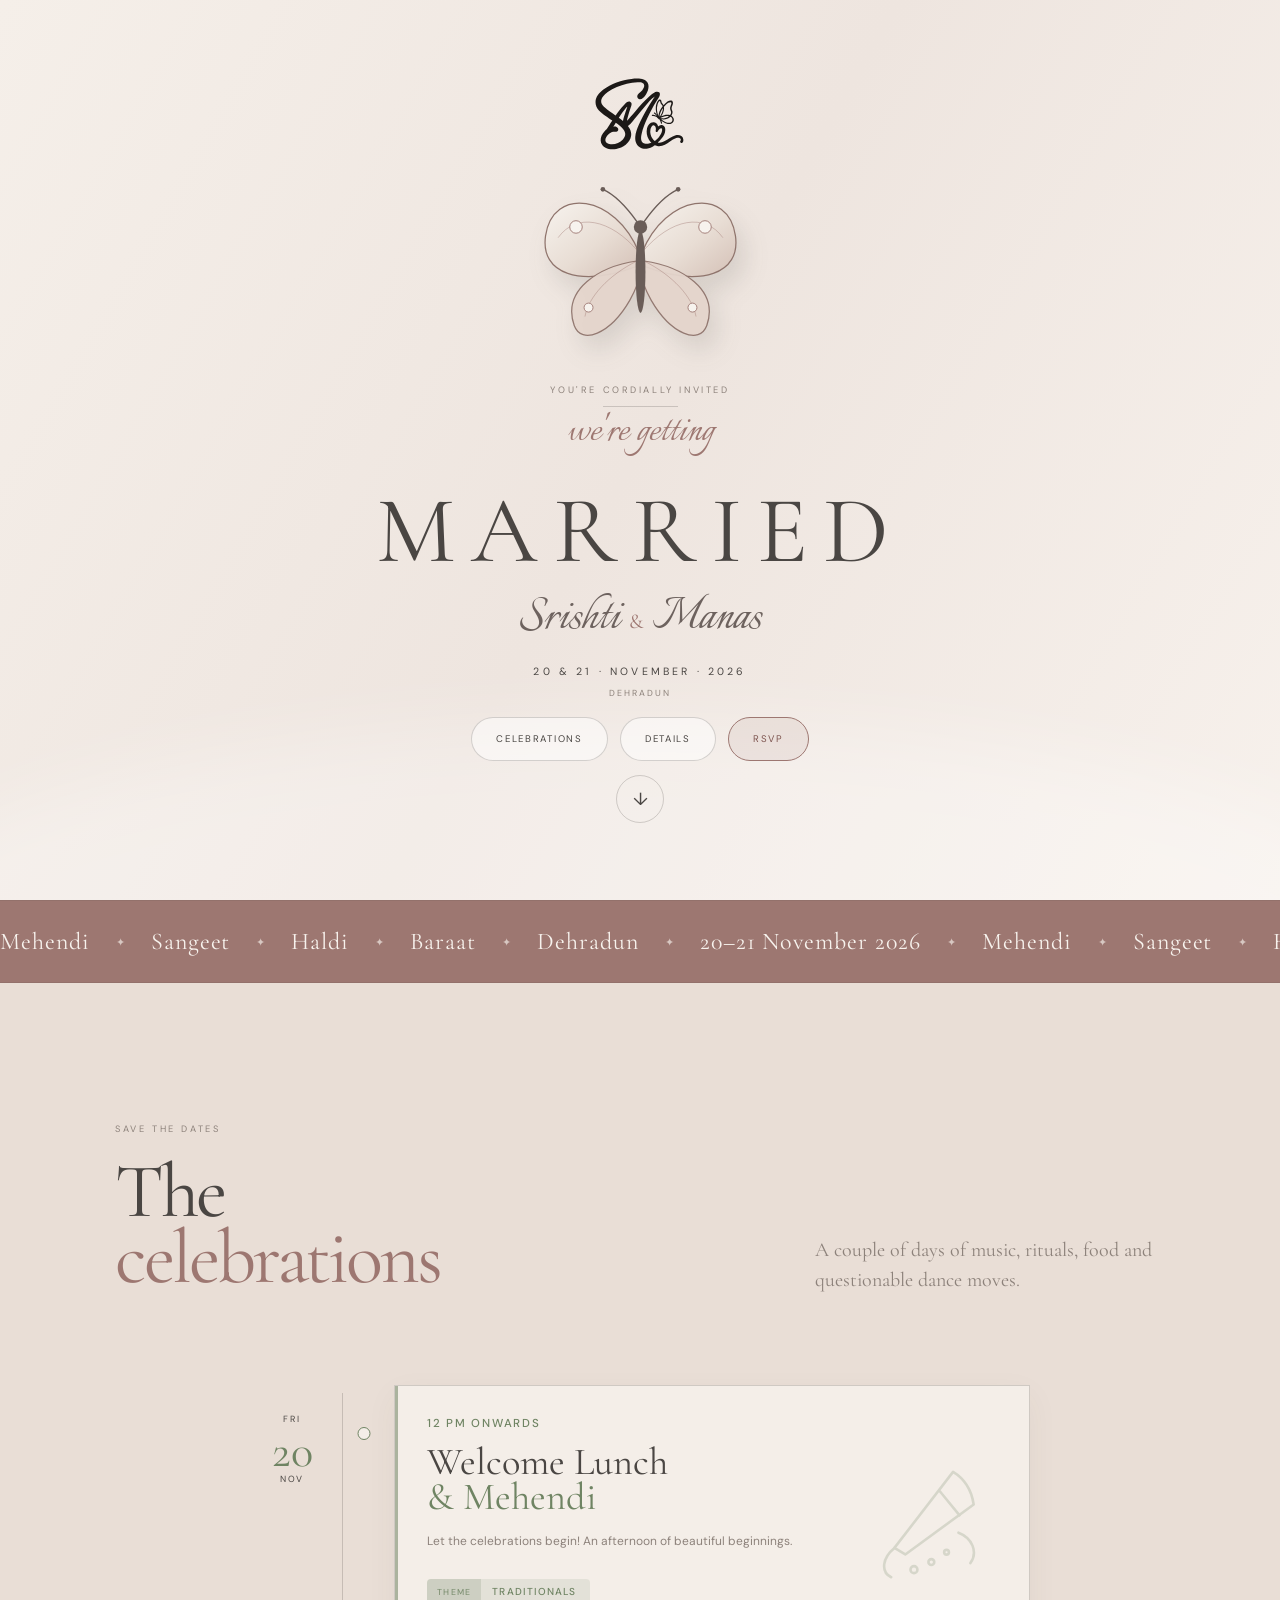
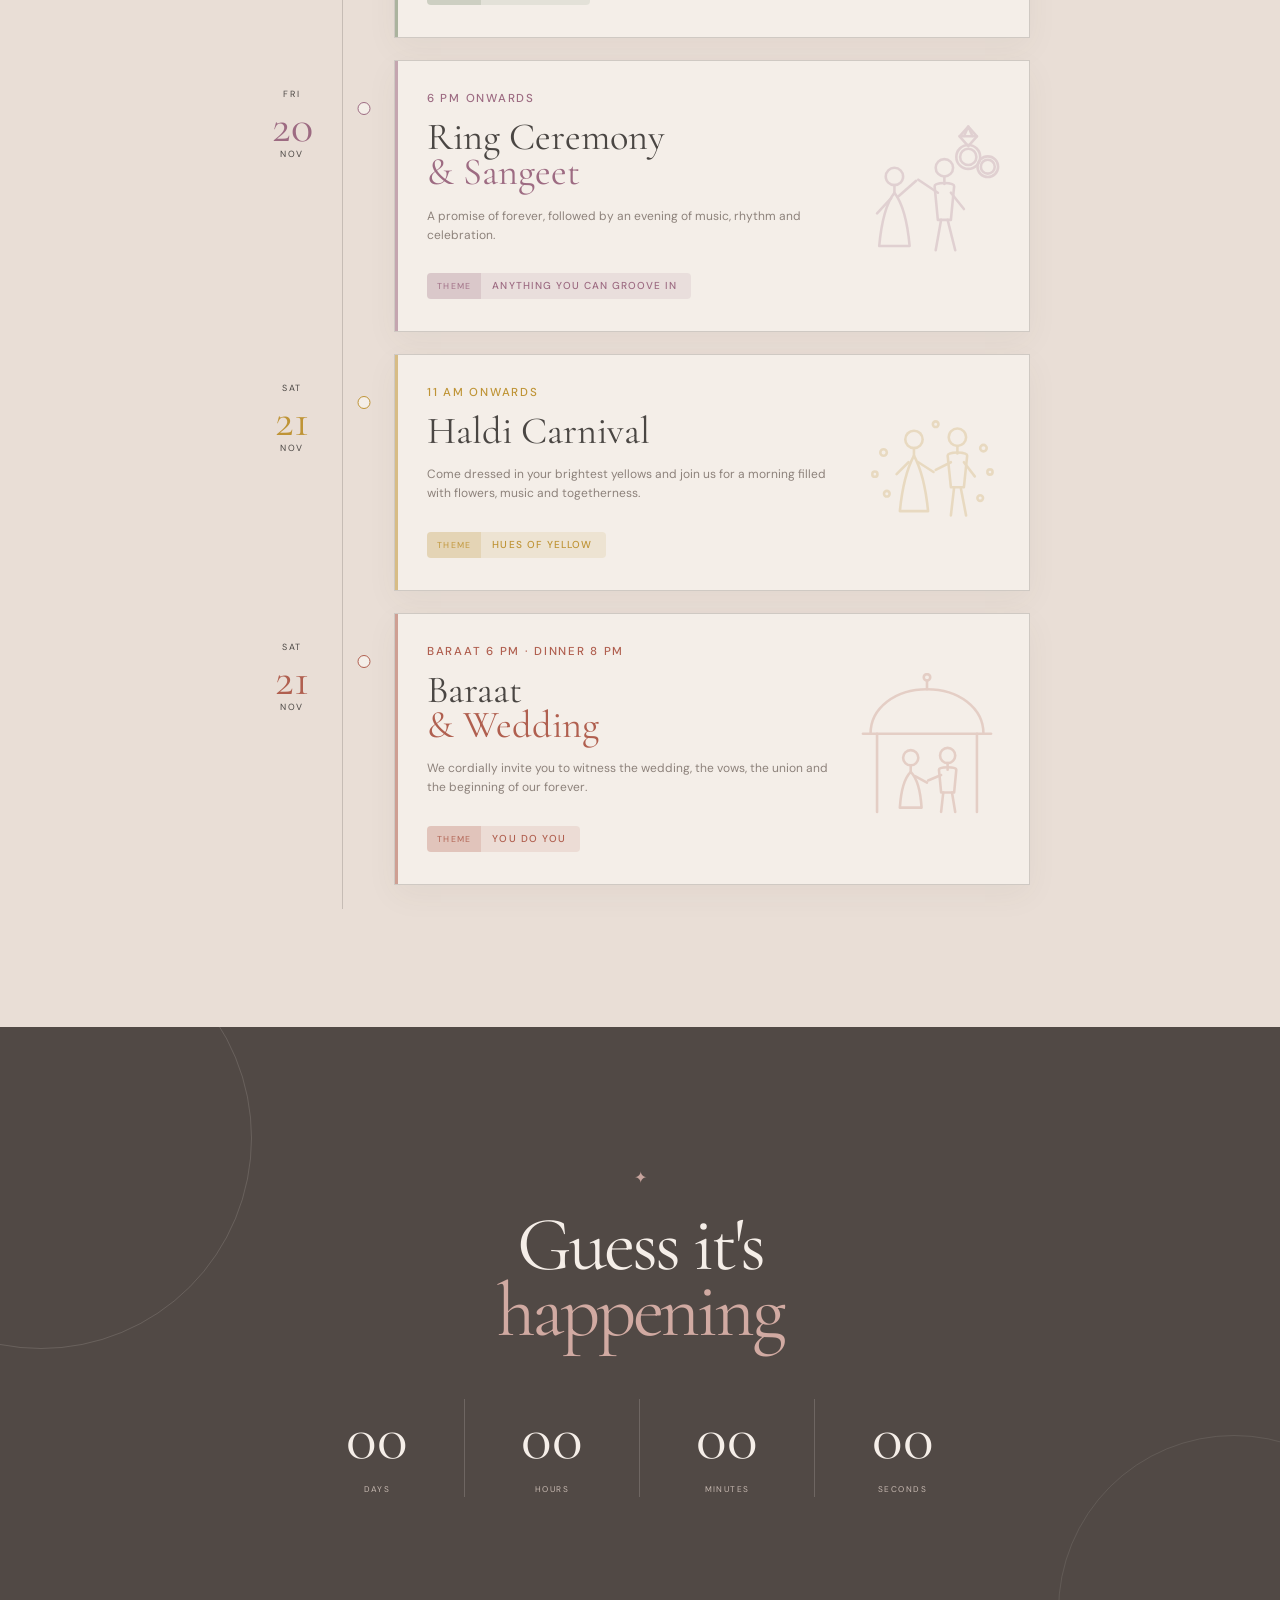
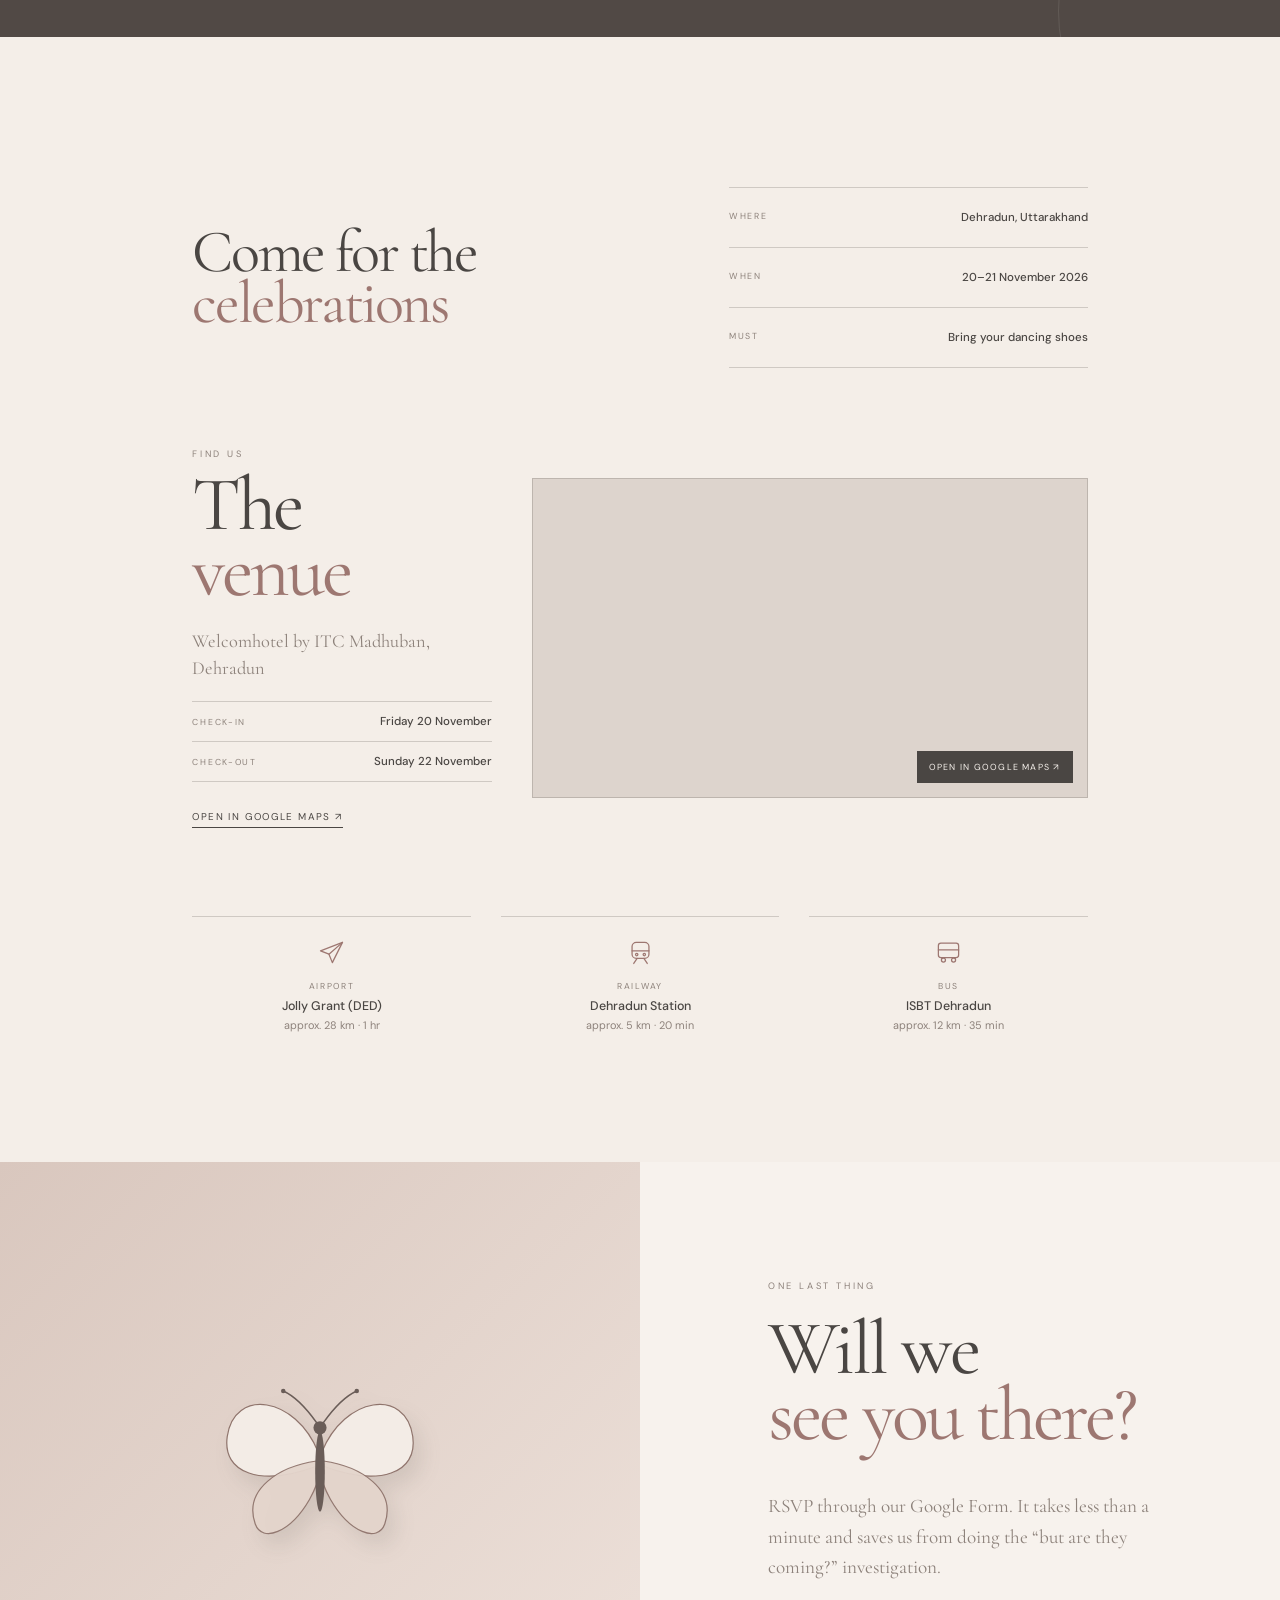
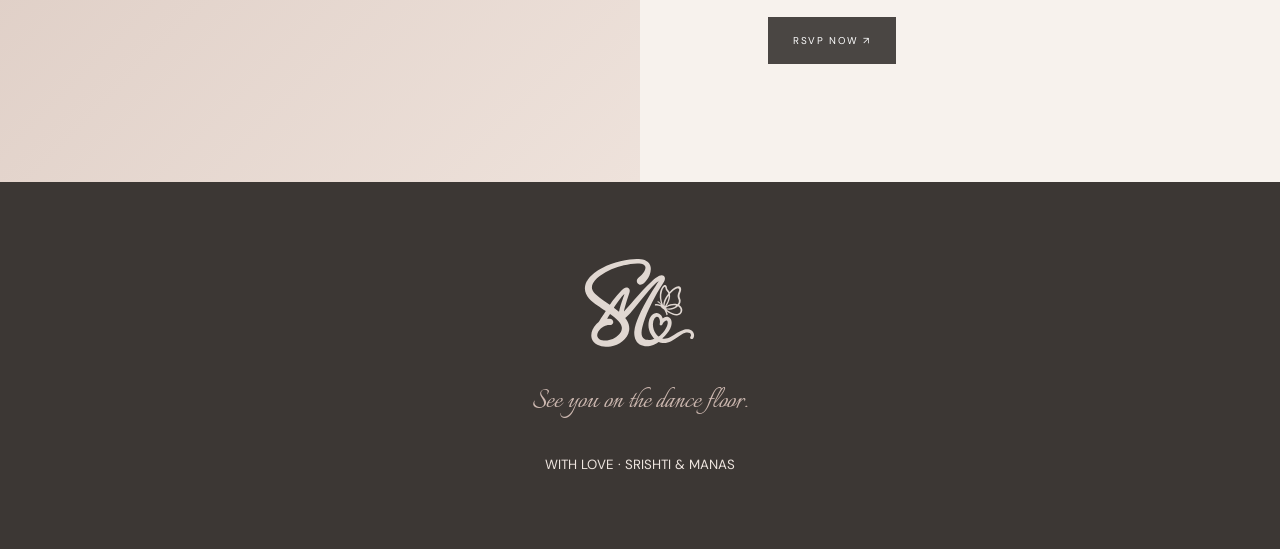
<file: index.html>
<!DOCTYPE html>
<html lang="en">
<head>
  <meta charset="UTF-8">
  <meta name="viewport" content="width=device-width, initial-scale=1.0">
  <meta name="theme-color" content="#f4eee8">
  <meta name="description" content="Srishti & Manas — wedding celebrations, November 2026">
  <title>Srishti & Manas — Wedding</title>
  <link rel="icon" href="assets/favicon.svg" type="image/svg+xml">
  <link rel="alternate icon" href="assets/sm-logo.png" type="image/png">
  <link rel="apple-touch-icon" href="assets/sm-logo.png">
  <link rel="preconnect" href="https://fonts.googleapis.com">
  <link rel="preconnect" href="https://fonts.gstatic.com" crossorigin>
  <link href="https://fonts.googleapis.com/css2?family=Cormorant+Garamond:wght@400;500;600&family=DM+Sans:wght@400;500;600&family=Italianno&display=swap" rel="stylesheet">
  <link rel="stylesheet" href="styles.css">
</head>
<body>
  <div class="preloader" id="preloader">
    <svg class="monogram-mark" viewBox="35 118 1040 845" role="img" aria-label="Srishti and Manas">
      <path class="mono-script" d="M280.5 556.79C285.02 554.09 288.41 547.35 291.49 542.97C298.35 533.23 305.36 523.56 312.55 514.07C335.91 483.23 360.21 452.51 388.15 425.63C403.57 410.79 427.5 389.37 450.26 402.27C474.42 415.96 462.26 444.82 455.36 464.78C442.83 501.04 431.04 537.45 420.92 574.46C418.38 583.74 416.06 593.07 413.8 602.42C412.55 607.6 410.32 613.06 411.5 618.2C425.22 604.9 437.54 590 450.09 575.6C469.49 553.33 488.91 531.07 508.07 508.59C557.52 450.58 608.96 393.27 665.48 341.98C686.74 322.69 709.37 302.21 735.78 290.29C749.72 284 767.22 282.02 779.04 293.46C790.54 304.59 789.58 321.51 783.63 335.17C778.04 348.01 769.87 360.03 762.24 371.73C752.36 386.89 742.47 402.3 733.56 418.06C724.44 434.2 714.57 449.89 705.63 466.15C682.89 507.51 661.86 549.59 641.76 592.28C615.77 647.47 593.07 705.17 579.34 764.71C571.18 800.07 563.32 854.36 602.73 873.74C608.93 876.8 615.7 878.14 622.5 879.12C632.14 880.5 642.1 880.56 651.78 879.45C665.18 877.92 678.03 874.51 690.56 869.5C688.88 864.7 682.61 860.3 679.18 856.29C671.7 847.53 665.26 837.97 659.48 828.03C638.24 791.47 630.58 746.92 640.28 705.64C648.81 669.34 677.85 626.95 720.5 634.13C726.55 635.15 732.44 637.66 737.69 640.8C744.02 644.59 749.71 649.43 754.24 655.26C760.57 663.4 764.24 672.44 767.5 682.12C771.91 680.35 775.59 676.69 779.78 674.3C787.21 670.06 795.99 667.53 804.54 667.47C809.43 667.43 814.11 668.05 818.72 669.71C851.8 681.63 853.48 722.29 845.42 750.86C835.71 785.27 812.79 814.6 789.08 840.59C784.49 845.61 779.79 850.68 774.88 855.39C771.12 859 766.69 862.32 763.62 866.5C787.67 874.78 816.09 864 837.61 853.11C881.29 831 919.47 796.65 967.68 784.3C1004.36 774.91 1049.76 787.31 1055.03 830.5C1056.48 842.44 1054.39 856.4 1046.2 865.72C1040.09 872.69 1028.26 874.25 1022.09 866.37C1013.17 854.96 1027.29 846.78 1026.9 835.5C1026.02 809.89 992.57 809.27 974.82 814.42C948.38 822.1 925.05 839.69 902.91 855.43C862.87 883.89 818.88 913.02 767.5 908.09C754.59 906.86 742.36 903.26 730.5 898.1C723.1 901.53 716.5 907.7 709.34 911.84C691.02 922.43 671.24 930.78 650.38 934.69C634.87 937.59 619.24 938.76 603.5 936.83C592.62 935.49 582.15 932.64 572.05 928.47C520.01 907 502.49 854.11 506.23 801.5C509.38 757.09 528.19 707.04 545.67 666.21C574.59 598.69 608.92 534.12 646.58 471.1C664.76 440.67 683.7 410.43 703.58 381.1C709.79 371.92 715.67 362.53 721.78 353.28C724.4 349.31 728.82 344.69 729.5 340C719.12 345.63 710 353.94 701.32 361.85C680.36 380.94 661.57 402.1 642.62 423.14C597.65 473.1 556.54 526.56 514.09 578.63C502.72 592.58 491.18 606.37 479.69 620.21C462.46 640.97 444.84 661.59 422.93 677.5C424.67 681.19 427.58 684.24 429.95 687.59C434.1 693.43 438.17 699.59 441.61 705.88C456.18 732.49 463.39 762.15 458.76 792.47C446.56 872.38 363.92 926.86 289.43 939.71C274.31 942.32 258.83 943.4 243.5 943.11C216.99 942.61 190.33 937.07 166.68 924.83C153.12 917.82 140.69 908.27 131.11 896.34C105.86 864.92 106.13 821.26 122.36 785.83C131.18 766.57 143.54 748.97 158.21 733.72C164.7 726.97 172.67 721.29 178.83 714.3C183.4 709.12 187.01 702.08 190.67 696.2C197.81 684.78 205.18 673.4 212.67 662.2C219.35 652.22 225.96 642.17 232.71 632.23C236.53 626.59 241.42 620.73 244.09 614.5C231.62 604.55 216.92 596.76 203.63 587.92C191.62 579.94 179.71 571.83 167.88 563.59C113.8 525.93 50.42 476.61 52.38 403.5C53.92 346.3 95.29 298.3 138.31 264.84C228.06 195.05 351.4 153.92 463.47 140.69C498.16 136.59 532.75 133.85 567.52 138.77C590.05 141.95 613.23 148.51 630.82 163.65C681.15 206.96 652.76 287.98 618.57 332.11C604.12 350.75 582.03 376.4 555.56 371.77C530.7 367.41 521.59 338.18 536.1 318.65C543.26 309 554.02 301.45 562.78 293.28C579.39 277.78 595.58 258.81 604 237.5C612.27 216.57 611.54 196.95 589.68 185.79C583.23 182.5 575.59 180.39 568.48 179.15C556.97 177.15 545.17 176.6 533.5 176.72C491.89 177.17 450.64 185.13 410.3 194.68C334.18 212.7 255.31 243.91 191.98 290.49C156.54 316.56 109.13 359.47 118.15 408.48C122.58 432.54 141.59 451.72 158.96 467.53C177.92 484.8 198.96 499.82 219.89 514.58C240 528.75 259.96 543.24 280.5 556.79Z M415.5 457C406.21 461.76 390.73 482.45 383.65 491.19C367.9 510.63 353.43 531.2 339.43 551.93C332.36 562.41 323.74 573.06 318.34 584.5C334.06 596.49 349.78 608.48 365.5 620.47C368.07 612.09 369.02 603.12 371.19 594.58C376.69 573.05 383.48 551.92 390.4 530.82C395.22 516.12 400.43 501.57 405.48 486.95C408.81 477.3 413.74 467.02 415.5 457Z M283.5 641.29C274.58 655.7 265.65 670.1 256.73 684.5C260.62 685.18 264.56 684.58 268.56 684.44C276.66 684.16 285.17 684.57 292.78 687.67C315.24 696.84 321.13 726.07 298.76 739.3C286.27 746.68 270.24 742.01 256.52 744.2C234.2 747.75 214.58 759.49 198.16 774.66C175.69 795.41 150.38 837.84 176.09 865.39C179.69 869.25 184.18 872.15 188.75 874.74C195.13 878.35 202.79 880.96 209.94 882.51C264.99 894.49 327.61 872.05 365.1 830.62C382.02 811.93 395.91 786.48 390.89 760.52C387.21 741.44 376.54 724.92 364.14 710.33C341.09 683.21 312.61 661.49 283.5 641.29Z M728.5 848.86C737.25 844.25 744.92 836.31 752.15 829.63C775.22 808.32 793.58 782.28 805.86 753.39C811.09 741.07 817.76 718.11 809.35 706.17C803.62 698.02 792.89 703.51 786.66 708.09C778.63 713.99 772.14 722.04 767 730.5C764.64 734.39 763.44 739.48 760.25 742.75C756.33 746.75 750.24 747.88 745.26 745.28C735.74 740.32 740.15 729.7 741.15 721.5C741.63 717.52 741.95 713.51 741.88 709.5C741.6 694.67 732.97 665.96 713.5 667.86C693.86 669.78 683.17 700.42 679.74 716.43C671.91 752.92 683.35 792.02 704.41 822.12C711.2 831.82 718.96 841.7 728.5 848.86Z"/>
      <g class="mono-bf"><path class="mono-butterfly" d="M829.5 439.42C835.55 435.42 840.07 428.84 845.25 423.75C862.19 407.12 891.7 382.58 917.2 387.43C931.85 390.22 937.61 404.92 936.69 418.48C935.37 437.9 922.56 454.1 921.39 473.54C920.47 488.8 930.56 500.8 932.02 515.5C933.2 527.36 930.04 539.38 924.28 549.74C922.42 553.09 919.99 555.97 918.51 559.5C930.23 568.14 940.19 577.31 944.72 591.72C955.34 625.52 930.67 653.64 897.34 655.56C874.19 656.9 850.57 647.14 831.05 635.45C824.42 631.47 818.05 627.23 811.72 622.79C809.05 620.92 806.69 618.35 803.65 617.5C806.94 625.53 811.27 633.96 812.81 642.56C813.54 646.59 812.06 651.08 807.44 651.79C803.92 652.32 800.65 650.49 799.51 647.04C798.54 644.14 798.35 640.83 797.57 637.84C795.56 630.13 792.41 622.78 788.76 615.72C787.08 612.46 783.55 603.71 780.92 601.64C778.14 599.45 774.12 598.7 771.16 596.35C768.46 594.22 766.64 590.41 763.94 588.57C761.35 586.81 758.68 586.61 756.43 584.06C754.52 581.9 754.77 579.32 753.31 577.14C751.65 574.63 745.77 572.73 743.09 571.42C733.98 566.98 723.73 563.43 713.5 563.15C710.09 563.05 706.86 563.77 703.5 563.9C698.46 564.09 694.19 560.96 694.99 555.52C696.07 548.15 705.02 548.57 710.5 548.88C720.97 549.46 731 552.65 740.5 556.98C743.84 558.51 747.01 560.66 750.5 561.57C745.86 553.1 738.35 544.54 730.38 539.08C727.47 537.09 723.77 536.49 721.01 534.48C718.34 532.53 717.58 528.76 719.54 526.05C723.01 521.26 728.69 524.61 732.07 527.45C740.86 534.83 747.47 543.08 754.5 552.06C754.8 547.98 752.43 543.46 751 539.5C748.64 532.99 746.86 526.1 745.3 519.35C740.61 499.1 739.13 478.21 740.99 457.5C743.14 433.52 750.87 407.53 765.76 388.26C772.33 379.76 784.35 371.09 795.35 377.13C807.84 383.99 804.32 401.06 809.38 412.17C811.85 417.58 816.61 420.75 820.47 425.04C824.29 429.28 827.03 434.32 829.5 439.42Z M786.5 391.2C781.37 392.14 778.08 396.59 775.09 400.65C768.4 409.73 764.14 420.73 760.8 431.42C747.21 474.92 754.03 521.23 771.5 562.59C773.92 556.07 772.89 547.65 774.29 540.64C777.58 524.19 784.16 507.53 792.47 492.96C798.09 483.1 803.97 473.35 810.67 464.19C812.74 461.35 818.58 456.32 818.56 452.7C818.52 440.57 802.36 430.47 797.08 420.4C793.06 412.72 792.84 395.18 786.5 391.2Z M902.5 552.66C912.55 544.16 917.45 527.28 914.68 514.7C911.99 502.46 905.24 494.22 904.2 480.5C902.82 462.18 910.88 446.97 916.7 430.25C919.38 422.56 921.83 407.99 910.46 406.16C903.89 405.1 896.89 407.98 890.95 410.46C874.95 417.11 860.68 429.93 848.61 442.11C845.83 444.91 835.27 454.66 834.37 457.78C833.36 461.28 835.31 474.53 835.11 479.5C834.6 492.58 831.49 506.27 827.21 518.63C823.48 529.42 819.05 539.93 813.39 549.87C810.7 554.6 804.28 562.63 803.5 567.43C834.12 551.3 868.44 542.57 902.5 552.66Z M821.5 474.94C815.37 480.76 810.73 489.76 806.61 497.12C795.73 516.49 781.62 548.41 785.5 570.82C790.15 566.53 793.34 560.55 796.74 555.26C807.31 538.85 814.79 519.52 818.97 500.5C820.74 492.43 822.81 483.14 821.5 474.94Z M890.87 565.5C886.76 561.87 871.32 561.86 865.5 562.08C839.42 563.05 816.92 573.58 794.3 585.5C798.68 589.63 813.45 590.3 819.5 590.44C845.68 591.02 870.61 581.82 890.87 565.5Z M907.5 571.24C886.5 590.95 858.15 601.58 829.5 602.63C820.54 602.96 811.89 600.62 803.09 600.5C808.67 606.96 817.31 612.38 824.46 617.02C847.78 632.13 884.99 650.68 912.49 636.99C934.34 626.12 937.15 598.66 921.34 581.18C917.6 577.05 912.79 573.03 907.5 571.24Z"/></g>
    </svg>
  </div>

  <header class="cover" id="home">
    <nav class="topbar">
      <a class="monogram" href="#home">
        <svg class="monogram-mark" viewBox="35 118 1040 845" role="img" aria-label="Srishti and Manas">
          <path class="mono-script" d="M280.5 556.79C285.02 554.09 288.41 547.35 291.49 542.97C298.35 533.23 305.36 523.56 312.55 514.07C335.91 483.23 360.21 452.51 388.15 425.63C403.57 410.79 427.5 389.37 450.26 402.27C474.42 415.96 462.26 444.82 455.36 464.78C442.83 501.04 431.04 537.45 420.92 574.46C418.38 583.74 416.06 593.07 413.8 602.42C412.55 607.6 410.32 613.06 411.5 618.2C425.22 604.9 437.54 590 450.09 575.6C469.49 553.33 488.91 531.07 508.07 508.59C557.52 450.58 608.96 393.27 665.48 341.98C686.74 322.69 709.37 302.21 735.78 290.29C749.72 284 767.22 282.02 779.04 293.46C790.54 304.59 789.58 321.51 783.63 335.17C778.04 348.01 769.87 360.03 762.24 371.73C752.36 386.89 742.47 402.3 733.56 418.06C724.44 434.2 714.57 449.89 705.63 466.15C682.89 507.51 661.86 549.59 641.76 592.28C615.77 647.47 593.07 705.17 579.34 764.71C571.18 800.07 563.32 854.36 602.73 873.74C608.93 876.8 615.7 878.14 622.5 879.12C632.14 880.5 642.1 880.56 651.78 879.45C665.18 877.92 678.03 874.51 690.56 869.5C688.88 864.7 682.61 860.3 679.18 856.29C671.7 847.53 665.26 837.97 659.48 828.03C638.24 791.47 630.58 746.92 640.28 705.64C648.81 669.34 677.85 626.95 720.5 634.13C726.55 635.15 732.44 637.66 737.69 640.8C744.02 644.59 749.71 649.43 754.24 655.26C760.57 663.4 764.24 672.44 767.5 682.12C771.91 680.35 775.59 676.69 779.78 674.3C787.21 670.06 795.99 667.53 804.54 667.47C809.43 667.43 814.11 668.05 818.72 669.71C851.8 681.63 853.48 722.29 845.42 750.86C835.71 785.27 812.79 814.6 789.08 840.59C784.49 845.61 779.79 850.68 774.88 855.39C771.12 859 766.69 862.32 763.62 866.5C787.67 874.78 816.09 864 837.61 853.11C881.29 831 919.47 796.65 967.68 784.3C1004.36 774.91 1049.76 787.31 1055.03 830.5C1056.48 842.44 1054.39 856.4 1046.2 865.72C1040.09 872.69 1028.26 874.25 1022.09 866.37C1013.17 854.96 1027.29 846.78 1026.9 835.5C1026.02 809.89 992.57 809.27 974.82 814.42C948.38 822.1 925.05 839.69 902.91 855.43C862.87 883.89 818.88 913.02 767.5 908.09C754.59 906.86 742.36 903.26 730.5 898.1C723.1 901.53 716.5 907.7 709.34 911.84C691.02 922.43 671.24 930.78 650.38 934.69C634.87 937.59 619.24 938.76 603.5 936.83C592.62 935.49 582.15 932.64 572.05 928.47C520.01 907 502.49 854.11 506.23 801.5C509.38 757.09 528.19 707.04 545.67 666.21C574.59 598.69 608.92 534.12 646.58 471.1C664.76 440.67 683.7 410.43 703.58 381.1C709.79 371.92 715.67 362.53 721.78 353.28C724.4 349.31 728.82 344.69 729.5 340C719.12 345.63 710 353.94 701.32 361.85C680.36 380.94 661.57 402.1 642.62 423.14C597.65 473.1 556.54 526.56 514.09 578.63C502.72 592.58 491.18 606.37 479.69 620.21C462.46 640.97 444.84 661.59 422.93 677.5C424.67 681.19 427.58 684.24 429.95 687.59C434.1 693.43 438.17 699.59 441.61 705.88C456.18 732.49 463.39 762.15 458.76 792.47C446.56 872.38 363.92 926.86 289.43 939.71C274.31 942.32 258.83 943.4 243.5 943.11C216.99 942.61 190.33 937.07 166.68 924.83C153.12 917.82 140.69 908.27 131.11 896.34C105.86 864.92 106.13 821.26 122.36 785.83C131.18 766.57 143.54 748.97 158.21 733.72C164.7 726.97 172.67 721.29 178.83 714.3C183.4 709.12 187.01 702.08 190.67 696.2C197.81 684.78 205.18 673.4 212.67 662.2C219.35 652.22 225.96 642.17 232.71 632.23C236.53 626.59 241.42 620.73 244.09 614.5C231.62 604.55 216.92 596.76 203.63 587.92C191.62 579.94 179.71 571.83 167.88 563.59C113.8 525.93 50.42 476.61 52.38 403.5C53.92 346.3 95.29 298.3 138.31 264.84C228.06 195.05 351.4 153.92 463.47 140.69C498.16 136.59 532.75 133.85 567.52 138.77C590.05 141.95 613.23 148.51 630.82 163.65C681.15 206.96 652.76 287.98 618.57 332.11C604.12 350.75 582.03 376.4 555.56 371.77C530.7 367.41 521.59 338.18 536.1 318.65C543.26 309 554.02 301.45 562.78 293.28C579.39 277.78 595.58 258.81 604 237.5C612.27 216.57 611.54 196.95 589.68 185.79C583.23 182.5 575.59 180.39 568.48 179.15C556.97 177.15 545.17 176.6 533.5 176.72C491.89 177.17 450.64 185.13 410.3 194.68C334.18 212.7 255.31 243.91 191.98 290.49C156.54 316.56 109.13 359.47 118.15 408.48C122.58 432.54 141.59 451.72 158.96 467.53C177.92 484.8 198.96 499.82 219.89 514.58C240 528.75 259.96 543.24 280.5 556.79Z M415.5 457C406.21 461.76 390.73 482.45 383.65 491.19C367.9 510.63 353.43 531.2 339.43 551.93C332.36 562.41 323.74 573.06 318.34 584.5C334.06 596.49 349.78 608.48 365.5 620.47C368.07 612.09 369.02 603.12 371.19 594.58C376.69 573.05 383.48 551.92 390.4 530.82C395.22 516.12 400.43 501.57 405.48 486.95C408.81 477.3 413.74 467.02 415.5 457Z M283.5 641.29C274.58 655.7 265.65 670.1 256.73 684.5C260.62 685.18 264.56 684.58 268.56 684.44C276.66 684.16 285.17 684.57 292.78 687.67C315.24 696.84 321.13 726.07 298.76 739.3C286.27 746.68 270.24 742.01 256.52 744.2C234.2 747.75 214.58 759.49 198.16 774.66C175.69 795.41 150.38 837.84 176.09 865.39C179.69 869.25 184.18 872.15 188.75 874.74C195.13 878.35 202.79 880.96 209.94 882.51C264.99 894.49 327.61 872.05 365.1 830.62C382.02 811.93 395.91 786.48 390.89 760.52C387.21 741.44 376.54 724.92 364.14 710.33C341.09 683.21 312.61 661.49 283.5 641.29Z M728.5 848.86C737.25 844.25 744.92 836.31 752.15 829.63C775.22 808.32 793.58 782.28 805.86 753.39C811.09 741.07 817.76 718.11 809.35 706.17C803.62 698.02 792.89 703.51 786.66 708.09C778.63 713.99 772.14 722.04 767 730.5C764.64 734.39 763.44 739.48 760.25 742.75C756.33 746.75 750.24 747.88 745.26 745.28C735.74 740.32 740.15 729.7 741.15 721.5C741.63 717.52 741.95 713.51 741.88 709.5C741.6 694.67 732.97 665.96 713.5 667.86C693.86 669.78 683.17 700.42 679.74 716.43C671.91 752.92 683.35 792.02 704.41 822.12C711.2 831.82 718.96 841.7 728.5 848.86Z"/>
          <g class="mono-bf"><path class="mono-butterfly" d="M829.5 439.42C835.55 435.42 840.07 428.84 845.25 423.75C862.19 407.12 891.7 382.58 917.2 387.43C931.85 390.22 937.61 404.92 936.69 418.48C935.37 437.9 922.56 454.1 921.39 473.54C920.47 488.8 930.56 500.8 932.02 515.5C933.2 527.36 930.04 539.38 924.28 549.74C922.42 553.09 919.99 555.97 918.51 559.5C930.23 568.14 940.19 577.31 944.72 591.72C955.34 625.52 930.67 653.64 897.34 655.56C874.19 656.9 850.57 647.14 831.05 635.45C824.42 631.47 818.05 627.23 811.72 622.79C809.05 620.92 806.69 618.35 803.65 617.5C806.94 625.53 811.27 633.96 812.81 642.56C813.54 646.59 812.06 651.08 807.44 651.79C803.92 652.32 800.65 650.49 799.51 647.04C798.54 644.14 798.35 640.83 797.57 637.84C795.56 630.13 792.41 622.78 788.76 615.72C787.08 612.46 783.55 603.71 780.92 601.64C778.14 599.45 774.12 598.7 771.16 596.35C768.46 594.22 766.64 590.41 763.94 588.57C761.35 586.81 758.68 586.61 756.43 584.06C754.52 581.9 754.77 579.32 753.31 577.14C751.65 574.63 745.77 572.73 743.09 571.42C733.98 566.98 723.73 563.43 713.5 563.15C710.09 563.05 706.86 563.77 703.5 563.9C698.46 564.09 694.19 560.96 694.99 555.52C696.07 548.15 705.02 548.57 710.5 548.88C720.97 549.46 731 552.65 740.5 556.98C743.84 558.51 747.01 560.66 750.5 561.57C745.86 553.1 738.35 544.54 730.38 539.08C727.47 537.09 723.77 536.49 721.01 534.48C718.34 532.53 717.58 528.76 719.54 526.05C723.01 521.26 728.69 524.61 732.07 527.45C740.86 534.83 747.47 543.08 754.5 552.06C754.8 547.98 752.43 543.46 751 539.5C748.64 532.99 746.86 526.1 745.3 519.35C740.61 499.1 739.13 478.21 740.99 457.5C743.14 433.52 750.87 407.53 765.76 388.26C772.33 379.76 784.35 371.09 795.35 377.13C807.84 383.99 804.32 401.06 809.38 412.17C811.85 417.58 816.61 420.75 820.47 425.04C824.29 429.28 827.03 434.32 829.5 439.42Z M786.5 391.2C781.37 392.14 778.08 396.59 775.09 400.65C768.4 409.73 764.14 420.73 760.8 431.42C747.21 474.92 754.03 521.23 771.5 562.59C773.92 556.07 772.89 547.65 774.29 540.64C777.58 524.19 784.16 507.53 792.47 492.96C798.09 483.1 803.97 473.35 810.67 464.19C812.74 461.35 818.58 456.32 818.56 452.7C818.52 440.57 802.36 430.47 797.08 420.4C793.06 412.72 792.84 395.18 786.5 391.2Z M902.5 552.66C912.55 544.16 917.45 527.28 914.68 514.7C911.99 502.46 905.24 494.22 904.2 480.5C902.82 462.18 910.88 446.97 916.7 430.25C919.38 422.56 921.83 407.99 910.46 406.16C903.89 405.1 896.89 407.98 890.95 410.46C874.95 417.11 860.68 429.93 848.61 442.11C845.83 444.91 835.27 454.66 834.37 457.78C833.36 461.28 835.31 474.53 835.11 479.5C834.6 492.58 831.49 506.27 827.21 518.63C823.48 529.42 819.05 539.93 813.39 549.87C810.7 554.6 804.28 562.63 803.5 567.43C834.12 551.3 868.44 542.57 902.5 552.66Z M821.5 474.94C815.37 480.76 810.73 489.76 806.61 497.12C795.73 516.49 781.62 548.41 785.5 570.82C790.15 566.53 793.34 560.55 796.74 555.26C807.31 538.85 814.79 519.52 818.97 500.5C820.74 492.43 822.81 483.14 821.5 474.94Z M890.87 565.5C886.76 561.87 871.32 561.86 865.5 562.08C839.42 563.05 816.92 573.58 794.3 585.5C798.68 589.63 813.45 590.3 819.5 590.44C845.68 591.02 870.61 581.82 890.87 565.5Z M907.5 571.24C886.5 590.95 858.15 601.58 829.5 602.63C820.54 602.96 811.89 600.62 803.09 600.5C808.67 606.96 817.31 612.38 824.46 617.02C847.78 632.13 884.99 650.68 912.49 636.99C934.34 626.12 937.15 598.66 921.34 581.18C917.6 577.05 912.79 573.03 907.5 571.24Z"/></g>
        </svg>
      </a>
    </nav>

    <div class="butterfly butterfly-main" aria-hidden="true">
      <svg viewBox="0 0 240 210" fill="none">
        <defs>
          <linearGradient id="wingGlow" x1="0" y1="0" x2="1" y2="1">
            <stop offset="0%" stop-color="#f7f3ee"/>
            <stop offset="55%" stop-color="#e8ddd4"/>
            <stop offset="100%" stop-color="#d4c0b6"/>
          </linearGradient>
          <linearGradient id="wingShade" x1="0.2" y1="0" x2="0.9" y2="1">
            <stop offset="0%" stop-color="#c9b3a8"/>
            <stop offset="100%" stop-color="#9d7771"/>
          </linearGradient>
        </defs>
        <g class="wing-left">
          <path class="wing-fill" d="M118 86C92 22 22 12 14 68c-6 42 38 58 102 34Z"/>
          <path class="wing-fill lower" d="M116 96C74 102 32 128 46 168c8 22 40 10 62-28 10-18 14-34 16-42Z"/>
          <path class="wing-vein" d="M118 86C86 48 48 42 28 70"/>
          <path class="wing-vein" d="M116 96C84 112 62 136 58 158"/>
          <circle class="wing-spot" cx="48" cy="58" r="7"/>
          <circle class="wing-spot" cx="62" cy="148" r="5"/>
        </g>
        <g class="wing-right">
          <path class="wing-fill" d="M122 86C148 22 218 12 226 68c6 42-38 58-102 34Z"/>
          <path class="wing-fill lower" d="M124 96C166 102 208 128 194 168c-8 22-40 10-62-28-10-18-14-34-16-42Z"/>
          <path class="wing-vein" d="M122 86C154 48 192 42 212 70"/>
          <path class="wing-vein" d="M124 96C156 112 178 136 182 158"/>
          <circle class="wing-spot" cx="192" cy="58" r="7"/>
          <circle class="wing-spot" cx="178" cy="148" r="5"/>
        </g>
        <ellipse class="butterfly-body" cx="120" cy="108" rx="5.5" ry="46"/>
        <circle class="butterfly-body" cx="120" cy="58" r="7.5"/>
        <path class="antenna" d="M116 52Q96 24 78 16"/>
        <path class="antenna" d="M124 52Q144 24 162 16"/>
        <circle class="antenna-tip" cx="78" cy="16" r="2.6"/>
        <circle class="antenna-tip" cx="162" cy="16" r="2.6"/>
      </svg>
    </div>

    <div class="cover-copy">
      <p class="micro">YOU'RE CORDIALLY INVITED</p>
      <div class="thin-rule"></div>
      <p class="script">we're getting</p>
      <h1>married</h1>
      <p class="names">Srishti <span>&amp;</span> Manas</p>
      <p class="date">20 &amp; 21 · NOVEMBER · 2026</p>
      <p class="place">DEHRADUN</p>
      <nav class="cover-nav">
        <a href="#events">Celebrations</a>
        <a href="#details">Details</a>
        <a class="primary" href="#rsvp">RSVP</a>
      </nav>
      <a class="round-arrow" href="#events" aria-label="Explore invitation">↓</a>
    </div>

    <div class="paper-wash"></div>
  </header>

  <main>
    <div class="ticker" aria-hidden="true">
      <div class="ticker-track">
        <span>Mehendi</span><i>✦</i><span>Sangeet</span><i>✦</i><span>Haldi</span><i>✦</i><span>Baraat</span><i>✦</i><span>Dehradun</span><i>✦</i><span>20–21 November 2026</span><i>✦</i>
        <span>Mehendi</span><i>✦</i><span>Sangeet</span><i>✦</i><span>Haldi</span><i>✦</i><span>Baraat</span><i>✦</i><span>Dehradun</span><i>✦</i><span>20–21 November 2026</span><i>✦</i>
      </div>
    </div>

    <section class="events" id="events">
      <div class="events-head">
        <div>
          <p class="micro">SAVE THE DATES</p>
          <h2>The<br><em>celebrations</em></h2>
        </div>
        <p class="events-intro">A couple of days of music, rituals, food and questionable dance moves.</p>
      </div>

      <div class="timeline">
        <article class="event-card ec-mehendi">
          <div class="event-when">
            <span class="event-day">Fri</span>
            <strong>20</strong>
            <span>Nov</span>
          </div>
          <div class="event-dot" aria-hidden="true"></div>
          <div class="event-body">
            <p class="event-time"><span class="when-inline">Fri 20 Nov</span>12 PM onwards</p>
            <h3>Welcome Lunch<br><em>&amp; Mehendi</em></h3>
            <!-- Mehendi — henna cone trailing a fresh paisley -->
            <div class="event-motif" aria-hidden="true">
              <svg viewBox="0 0 140 140">
                <path d="M40 104 94 34C104 40 111 51 113 64L50 110Z"/>
                <path d="M82 52 100 74"/>
                <path d="M40 104C29 113 27 126 37 131"/>
                <circle cx="58" cy="124" r="3.2"/>
                <circle cx="74" cy="117" r="2.7"/>
                <circle cx="88" cy="108" r="2.2"/>
                <path d="M99 90C112 95 117 108 110 118"/>
              </svg>
            </div>
            <p>Let the celebrations begin! An afternoon of beautiful beginnings.</p>
            <p class="event-theme"><span>Theme</span>Traditionals</p>
          </div>
        </article>

        <article class="event-card ec-sangeet">
          <div class="event-when">
            <span class="event-day">Fri</span>
            <strong>20</strong>
            <span>Nov</span>
          </div>
          <div class="event-dot" aria-hidden="true"></div>
          <div class="event-body">
            <p class="event-time"><span class="when-inline">Fri 20 Nov</span>6 PM onwards</p>
            <h3>Ring Ceremony<br><em>&amp; Sangeet</em></h3>
            <!-- Ring Ceremony & Sangeet — dancing couple, hands joined, and the rings -->
            <div class="event-motif" aria-hidden="true">
              <svg viewBox="0 0 140 140">
                <circle cx="40" cy="52" r="8"/>
                <path d="M40 60v7"/>
                <path d="M26 116C28 94 33 76 40 67C47 76 52 94 54 116Z"/>
                <path d="M43 71 60 56"/>
                <path d="M37 72 24 86"/>
                <circle cx="86" cy="44" r="8"/>
                <path d="M86 52v7"/>
                <path d="M77 61C77 57 95 57 95 61L92 92H80Z"/>
                <path d="M83 92 78 120M89 92 96 120"/>
                <path d="M80 67 62 55"/>
                <path d="M92 67 104 82"/>
                <circle cx="108" cy="34" r="11"/>
                <circle cx="108" cy="34" r="7.5"/>
                <path d="M108 6 116 15 108 24 100 15Z"/>
                <path d="M100 15H116M108 6 104 15M108 6 112 15"/>
                <circle cx="126" cy="43" r="9.5"/>
                <circle cx="126" cy="43" r="6.4"/>
              </svg>
            </div>
            <p>A promise of forever, followed by an evening of music, rhythm and celebration.</p>
            <p class="event-theme"><span>Theme</span>Anything you can groove in</p>
          </div>
        </article>

        <article class="event-card ec-haldi">
          <div class="event-when">
            <span class="event-day">Sat</span>
            <strong>21</strong>
            <span>Nov</span>
          </div>
          <div class="event-dot" aria-hidden="true"></div>
          <div class="event-body">
            <p class="event-time"><span class="when-inline">Sat 21 Nov</span>11 AM onwards</p>
            <h3>Haldi Carnival</h3>
            <!-- Haldi — the couple side by side, turmeric bowl at their feet -->
            <div class="event-motif" aria-hidden="true">
              <svg viewBox="0 0 140 140">
                <circle cx="58" cy="40" r="8"/>
                <path d="M58 48v7"/>
                <path d="M45 106C47 86 51 68 58 55C65 68 69 86 71 106Z"/>
                <path d="M62 61 76 70"/>
                <path d="M53 61 42 72"/>
                <circle cx="98" cy="38" r="8"/>
                <path d="M98 46v7"/>
                <path d="M89 55C89 51 107 51 107 55L104 84H92Z"/>
                <path d="M95 84 92 110M101 84 106 110"/>
                <path d="M92 61 78 68"/>
                <path d="M104 61 114 74"/>
                <circle cx="30" cy="52" r="3"/>
                <circle cx="22" cy="72" r="2.4"/>
                <circle cx="33" cy="90" r="2.6"/>
                <circle cx="122" cy="48" r="3"/>
                <circle cx="128" cy="70" r="2.4"/>
                <circle cx="119" cy="94" r="2.6"/>
                <circle cx="78" cy="26" r="2.6"/>
              </svg>
            </div>
            <p>Come dressed in your brightest yellows and join us for a morning filled with flowers, music and togetherness.</p>
            <p class="event-theme"><span>Theme</span>Hues of yellow</p>
          </div>
        </article>

        <article class="event-card ec-wedding">
          <div class="event-when">
            <span class="event-day">Sat</span>
            <strong>21</strong>
            <span>Nov</span>
          </div>
          <div class="event-dot" aria-hidden="true"></div>
          <div class="event-body">
            <p class="event-time"><span class="when-inline">Sat 21 Nov</span>Baraat 6 PM · Dinner 8 PM</p>
            <h3>Baraat<br><em>&amp; Wedding</em></h3>
            <!-- Baraat & Wedding — the couple beneath the mandap -->
            <div class="event-motif" aria-hidden="true">
              <svg viewBox="0 0 140 140">
                <path d="M18 56C18 32 41 15 70 15S122 32 122 56"/>
                <path d="M11 56H129"/>
                <path d="M70 15V7"/>
                <circle cx="70" cy="4" r="3"/>
                <path d="M24 56V128M116 56V128"/>
                <circle cx="55" cy="78" r="7"/>
                <path d="M55 85v6"/>
                <path d="M45 124C46 108 49 97 55 91C61 97 64 108 65 124Z"/>
                <path d="M59 95 70 101"/>
                <circle cx="89" cy="76" r="7"/>
                <path d="M89 83v6"/>
                <path d="M81 89C81 86 97 86 97 89L95 110H83Z"/>
                <path d="M85 110 83 128M93 110 96 128"/>
                <path d="M83 94 71 99"/>
              </svg>
            </div>
            <p>We cordially invite you to witness the wedding, the vows, the union and the beginning of our forever.</p>
            <p class="event-theme"><span>Theme</span>You do you</p>
          </div>
        </article>
      </div>
    </section>

    <section class="countdown">
      <div class="countdown-inner">
      <div class="countdown-decor">✦</div>
      <h2>Guess it's<br><em>happening</em></h2>
      <div class="timer">
        <div><strong id="days">--</strong><span>days</span></div>
        <div><strong id="hours">--</strong><span>hours</span></div>
        <div><strong id="minutes">--</strong><span>minutes</span></div>
        <div><strong id="seconds">--</strong><span>seconds</span></div>
      </div>
      </div>
    </section>

    <section class="details" id="details">
      <div class="details-left">
        <h2>Come for the<br><em>celebrations</em></h2>
      </div>
      <div class="details-right">
        <div><span>WHERE</span><b>Dehradun, Uttarakhand</b></div>
        <div><span>WHEN</span><b>20–21 November 2026</b></div>
        <div><span>MUST</span><b>Bring your dancing shoes</b></div>
      </div>
    </section>

    <section class="map-section">
      <div class="map-copy">
        <p class="micro">FIND US</p>
        <h2>The<br><em>venue</em></h2>
        <p>Welcomhotel by ITC Madhuban, Dehradun</p>
        <ul class="stay">
          <li><span>Check-in</span><b>Friday 20 November</b></li>
          <li><span>Check-out</span><b>Sunday 22 November</b></li>
        </ul>
        <a class="map-link" href="https://www.google.com/maps/search/?api=1&amp;query=Welcomhotel%20by%20ITC%20Madhuban" target="_blank" rel="noopener">Open in Google Maps ↗</a>
      </div>
      <div class="map-frame">
        <iframe
          title="Wedding venue map"
          src="https://maps.google.com/maps?q=Welcomhotel%20by%20ITC%20Madhuban%20Dehradun&z=15&output=embed"
          loading="lazy"
          referrerpolicy="no-referrer-when-downgrade"></iframe>
        <a class="map-overlay" href="https://www.google.com/maps/search/?api=1&amp;query=Welcomhotel%20by%20ITC%20Madhuban" target="_blank" rel="noopener">Open in Google Maps ↗</a>
      </div>
          <ul class="travel">
        <li>
          <svg viewBox="0 0 32 32" aria-hidden="true"><path d="M29 4 3 14l10 4 4 10z"/><path d="M29 4 13 18"/></svg>
          <span>Airport</span><b>Jolly Grant (DED)</b><em>approx. 28 km &middot; 1 hr</em>
        </li>
        <li>
          <svg viewBox="0 0 32 32" aria-hidden="true"><rect x="6" y="4" width="20" height="19" rx="5"/><path d="M6 14h20"/><circle cx="11.5" cy="18.5" r="1.4"/><circle cx="20.5" cy="18.5" r="1.4"/><path d="M12 23 8 29M20 23l4 6"/></svg>
          <span>Railway</span><b>Dehradun Station</b><em>approx. 5 km &middot; 20 min</em>
        </li>
        <li>
          <svg viewBox="0 0 32 32" aria-hidden="true"><rect x="4" y="5" width="24" height="17" rx="3"/><path d="M4 13h24"/><circle cx="10" cy="25" r="2.4"/><circle cx="22" cy="25" r="2.4"/><path d="M8 22v1M24 22v1"/></svg>
          <span>Bus</span><b>ISBT Dehradun</b><em>approx. 12 km &middot; 35 min</em>
        </li>
      </ul>
</section>

    <section class="rsvp" id="rsvp">
      <div class="rsvp-art">
        <div class="mini-butterfly" aria-hidden="true">
          <svg viewBox="0 0 240 210" fill="none">
            <g class="wing-left">
              <path class="wing-fill" d="M118 86C92 22 22 12 14 68c-6 42 38 58 102 34Z"/>
              <path class="wing-fill lower" d="M116 96C74 102 32 128 46 168c8 22 40 10 62-28 10-18 14-34 16-42Z"/>
            </g>
            <g class="wing-right">
              <path class="wing-fill" d="M122 86C148 22 218 12 226 68c6 42-38 58-102 34Z"/>
              <path class="wing-fill lower" d="M124 96C166 102 208 128 194 168c-8 22-40 10-62-28-10-18-14-34-16-42Z"/>
            </g>
            <ellipse class="butterfly-body" cx="120" cy="108" rx="5.5" ry="46"/>
            <circle class="butterfly-body" cx="120" cy="58" r="7.5"/>
            <path class="antenna" d="M116 52Q96 24 78 16"/>
            <path class="antenna" d="M124 52Q144 24 162 16"/>
            <circle class="antenna-tip" cx="78" cy="16" r="2.6"/>
            <circle class="antenna-tip" cx="162" cy="16" r="2.6"/>
          </svg>
        </div>
      </div>
      <div class="rsvp-copy">
        <p class="micro">ONE LAST THING</p>
        <h2>Will we<br><em>see you there?</em></h2>
        <p>RSVP through our Google Form. It takes less than a minute and saves us from doing the “but are they coming?” investigation.</p>
        <a id="rsvpButton" class="rsvp-button" href="#" target="_blank" rel="noopener">RSVP NOW ↗</a>
        <small id="rsvpHelp">Add your Google Form link in <b>script.js</b> to activate this button.</small>
      </div>
    </section>
  </main>

  <footer>
    <svg class="monogram-mark footer-mark" viewBox="35 118 1040 845" role="img" aria-label="Srishti and Manas">
          <path class="mono-script" d="M280.5 556.79C285.02 554.09 288.41 547.35 291.49 542.97C298.35 533.23 305.36 523.56 312.55 514.07C335.91 483.23 360.21 452.51 388.15 425.63C403.57 410.79 427.5 389.37 450.26 402.27C474.42 415.96 462.26 444.82 455.36 464.78C442.83 501.04 431.04 537.45 420.92 574.46C418.38 583.74 416.06 593.07 413.8 602.42C412.55 607.6 410.32 613.06 411.5 618.2C425.22 604.9 437.54 590 450.09 575.6C469.49 553.33 488.91 531.07 508.07 508.59C557.52 450.58 608.96 393.27 665.48 341.98C686.74 322.69 709.37 302.21 735.78 290.29C749.72 284 767.22 282.02 779.04 293.46C790.54 304.59 789.58 321.51 783.63 335.17C778.04 348.01 769.87 360.03 762.24 371.73C752.36 386.89 742.47 402.3 733.56 418.06C724.44 434.2 714.57 449.89 705.63 466.15C682.89 507.51 661.86 549.59 641.76 592.28C615.77 647.47 593.07 705.17 579.34 764.71C571.18 800.07 563.32 854.36 602.73 873.74C608.93 876.8 615.7 878.14 622.5 879.12C632.14 880.5 642.1 880.56 651.78 879.45C665.18 877.92 678.03 874.51 690.56 869.5C688.88 864.7 682.61 860.3 679.18 856.29C671.7 847.53 665.26 837.97 659.48 828.03C638.24 791.47 630.58 746.92 640.28 705.64C648.81 669.34 677.85 626.95 720.5 634.13C726.55 635.15 732.44 637.66 737.69 640.8C744.02 644.59 749.71 649.43 754.24 655.26C760.57 663.4 764.24 672.44 767.5 682.12C771.91 680.35 775.59 676.69 779.78 674.3C787.21 670.06 795.99 667.53 804.54 667.47C809.43 667.43 814.11 668.05 818.72 669.71C851.8 681.63 853.48 722.29 845.42 750.86C835.71 785.27 812.79 814.6 789.08 840.59C784.49 845.61 779.79 850.68 774.88 855.39C771.12 859 766.69 862.32 763.62 866.5C787.67 874.78 816.09 864 837.61 853.11C881.29 831 919.47 796.65 967.68 784.3C1004.36 774.91 1049.76 787.31 1055.03 830.5C1056.48 842.44 1054.39 856.4 1046.2 865.72C1040.09 872.69 1028.26 874.25 1022.09 866.37C1013.17 854.96 1027.29 846.78 1026.9 835.5C1026.02 809.89 992.57 809.27 974.82 814.42C948.38 822.1 925.05 839.69 902.91 855.43C862.87 883.89 818.88 913.02 767.5 908.09C754.59 906.86 742.36 903.26 730.5 898.1C723.1 901.53 716.5 907.7 709.34 911.84C691.02 922.43 671.24 930.78 650.38 934.69C634.87 937.59 619.24 938.76 603.5 936.83C592.62 935.49 582.15 932.64 572.05 928.47C520.01 907 502.49 854.11 506.23 801.5C509.38 757.09 528.19 707.04 545.67 666.21C574.59 598.69 608.92 534.12 646.58 471.1C664.76 440.67 683.7 410.43 703.58 381.1C709.79 371.92 715.67 362.53 721.78 353.28C724.4 349.31 728.82 344.69 729.5 340C719.12 345.63 710 353.94 701.32 361.85C680.36 380.94 661.57 402.1 642.62 423.14C597.65 473.1 556.54 526.56 514.09 578.63C502.72 592.58 491.18 606.37 479.69 620.21C462.46 640.97 444.84 661.59 422.93 677.5C424.67 681.19 427.58 684.24 429.95 687.59C434.1 693.43 438.17 699.59 441.61 705.88C456.18 732.49 463.39 762.15 458.76 792.47C446.56 872.38 363.92 926.86 289.43 939.71C274.31 942.32 258.83 943.4 243.5 943.11C216.99 942.61 190.33 937.07 166.68 924.83C153.12 917.82 140.69 908.27 131.11 896.34C105.86 864.92 106.13 821.26 122.36 785.83C131.18 766.57 143.54 748.97 158.21 733.72C164.7 726.97 172.67 721.29 178.83 714.3C183.4 709.12 187.01 702.08 190.67 696.2C197.81 684.78 205.18 673.4 212.67 662.2C219.35 652.22 225.96 642.17 232.71 632.23C236.53 626.59 241.42 620.73 244.09 614.5C231.62 604.55 216.92 596.76 203.63 587.92C191.62 579.94 179.71 571.83 167.88 563.59C113.8 525.93 50.42 476.61 52.38 403.5C53.92 346.3 95.29 298.3 138.31 264.84C228.06 195.05 351.4 153.92 463.47 140.69C498.16 136.59 532.75 133.85 567.52 138.77C590.05 141.95 613.23 148.51 630.82 163.65C681.15 206.96 652.76 287.98 618.57 332.11C604.12 350.75 582.03 376.4 555.56 371.77C530.7 367.41 521.59 338.18 536.1 318.65C543.26 309 554.02 301.45 562.78 293.28C579.39 277.78 595.58 258.81 604 237.5C612.27 216.57 611.54 196.95 589.68 185.79C583.23 182.5 575.59 180.39 568.48 179.15C556.97 177.15 545.17 176.6 533.5 176.72C491.89 177.17 450.64 185.13 410.3 194.68C334.18 212.7 255.31 243.91 191.98 290.49C156.54 316.56 109.13 359.47 118.15 408.48C122.58 432.54 141.59 451.72 158.96 467.53C177.92 484.8 198.96 499.82 219.89 514.58C240 528.75 259.96 543.24 280.5 556.79Z M415.5 457C406.21 461.76 390.73 482.45 383.65 491.19C367.9 510.63 353.43 531.2 339.43 551.93C332.36 562.41 323.74 573.06 318.34 584.5C334.06 596.49 349.78 608.48 365.5 620.47C368.07 612.09 369.02 603.12 371.19 594.58C376.69 573.05 383.48 551.92 390.4 530.82C395.22 516.12 400.43 501.57 405.48 486.95C408.81 477.3 413.74 467.02 415.5 457Z M283.5 641.29C274.58 655.7 265.65 670.1 256.73 684.5C260.62 685.18 264.56 684.58 268.56 684.44C276.66 684.16 285.17 684.57 292.78 687.67C315.24 696.84 321.13 726.07 298.76 739.3C286.27 746.68 270.24 742.01 256.52 744.2C234.2 747.75 214.58 759.49 198.16 774.66C175.69 795.41 150.38 837.84 176.09 865.39C179.69 869.25 184.18 872.15 188.75 874.74C195.13 878.35 202.79 880.96 209.94 882.51C264.99 894.49 327.61 872.05 365.1 830.62C382.02 811.93 395.91 786.48 390.89 760.52C387.21 741.44 376.54 724.92 364.14 710.33C341.09 683.21 312.61 661.49 283.5 641.29Z M728.5 848.86C737.25 844.25 744.92 836.31 752.15 829.63C775.22 808.32 793.58 782.28 805.86 753.39C811.09 741.07 817.76 718.11 809.35 706.17C803.62 698.02 792.89 703.51 786.66 708.09C778.63 713.99 772.14 722.04 767 730.5C764.64 734.39 763.44 739.48 760.25 742.75C756.33 746.75 750.24 747.88 745.26 745.28C735.74 740.32 740.15 729.7 741.15 721.5C741.63 717.52 741.95 713.51 741.88 709.5C741.6 694.67 732.97 665.96 713.5 667.86C693.86 669.78 683.17 700.42 679.74 716.43C671.91 752.92 683.35 792.02 704.41 822.12C711.2 831.82 718.96 841.7 728.5 848.86Z"/>
          <g class="mono-bf"><path class="mono-butterfly" d="M829.5 439.42C835.55 435.42 840.07 428.84 845.25 423.75C862.19 407.12 891.7 382.58 917.2 387.43C931.85 390.22 937.61 404.92 936.69 418.48C935.37 437.9 922.56 454.1 921.39 473.54C920.47 488.8 930.56 500.8 932.02 515.5C933.2 527.36 930.04 539.38 924.28 549.74C922.42 553.09 919.99 555.97 918.51 559.5C930.23 568.14 940.19 577.31 944.72 591.72C955.34 625.52 930.67 653.64 897.34 655.56C874.19 656.9 850.57 647.14 831.05 635.45C824.42 631.47 818.05 627.23 811.72 622.79C809.05 620.92 806.69 618.35 803.65 617.5C806.94 625.53 811.27 633.96 812.81 642.56C813.54 646.59 812.06 651.08 807.44 651.79C803.92 652.32 800.65 650.49 799.51 647.04C798.54 644.14 798.35 640.83 797.57 637.84C795.56 630.13 792.41 622.78 788.76 615.72C787.08 612.46 783.55 603.71 780.92 601.64C778.14 599.45 774.12 598.7 771.16 596.35C768.46 594.22 766.64 590.41 763.94 588.57C761.35 586.81 758.68 586.61 756.43 584.06C754.52 581.9 754.77 579.32 753.31 577.14C751.65 574.63 745.77 572.73 743.09 571.42C733.98 566.98 723.73 563.43 713.5 563.15C710.09 563.05 706.86 563.77 703.5 563.9C698.46 564.09 694.19 560.96 694.99 555.52C696.07 548.15 705.02 548.57 710.5 548.88C720.97 549.46 731 552.65 740.5 556.98C743.84 558.51 747.01 560.66 750.5 561.57C745.86 553.1 738.35 544.54 730.38 539.08C727.47 537.09 723.77 536.49 721.01 534.48C718.34 532.53 717.58 528.76 719.54 526.05C723.01 521.26 728.69 524.61 732.07 527.45C740.86 534.83 747.47 543.08 754.5 552.06C754.8 547.98 752.43 543.46 751 539.5C748.64 532.99 746.86 526.1 745.3 519.35C740.61 499.1 739.13 478.21 740.99 457.5C743.14 433.52 750.87 407.53 765.76 388.26C772.33 379.76 784.35 371.09 795.35 377.13C807.84 383.99 804.32 401.06 809.38 412.17C811.85 417.58 816.61 420.75 820.47 425.04C824.29 429.28 827.03 434.32 829.5 439.42Z M786.5 391.2C781.37 392.14 778.08 396.59 775.09 400.65C768.4 409.73 764.14 420.73 760.8 431.42C747.21 474.92 754.03 521.23 771.5 562.59C773.92 556.07 772.89 547.65 774.29 540.64C777.58 524.19 784.16 507.53 792.47 492.96C798.09 483.1 803.97 473.35 810.67 464.19C812.74 461.35 818.58 456.32 818.56 452.7C818.52 440.57 802.36 430.47 797.08 420.4C793.06 412.72 792.84 395.18 786.5 391.2Z M902.5 552.66C912.55 544.16 917.45 527.28 914.68 514.7C911.99 502.46 905.24 494.22 904.2 480.5C902.82 462.18 910.88 446.97 916.7 430.25C919.38 422.56 921.83 407.99 910.46 406.16C903.89 405.1 896.89 407.98 890.95 410.46C874.95 417.11 860.68 429.93 848.61 442.11C845.83 444.91 835.27 454.66 834.37 457.78C833.36 461.28 835.31 474.53 835.11 479.5C834.6 492.58 831.49 506.27 827.21 518.63C823.48 529.42 819.05 539.93 813.39 549.87C810.7 554.6 804.28 562.63 803.5 567.43C834.12 551.3 868.44 542.57 902.5 552.66Z M821.5 474.94C815.37 480.76 810.73 489.76 806.61 497.12C795.73 516.49 781.62 548.41 785.5 570.82C790.15 566.53 793.34 560.55 796.74 555.26C807.31 538.85 814.79 519.52 818.97 500.5C820.74 492.43 822.81 483.14 821.5 474.94Z M890.87 565.5C886.76 561.87 871.32 561.86 865.5 562.08C839.42 563.05 816.92 573.58 794.3 585.5C798.68 589.63 813.45 590.3 819.5 590.44C845.68 591.02 870.61 581.82 890.87 565.5Z M907.5 571.24C886.5 590.95 858.15 601.58 829.5 602.63C820.54 602.96 811.89 600.62 803.09 600.5C808.67 606.96 817.31 612.38 824.46 617.02C847.78 632.13 884.99 650.68 912.49 636.99C934.34 626.12 937.15 598.66 921.34 581.18C917.6 577.05 912.79 573.03 907.5 571.24Z"/></g>
        </svg>
    <p>See you on the dance floor.</p>
    <small>WITH LOVE · SRISHTI &amp; MANAS</small>
  </footer>

  <script src="script.js"></script>
</body>
</html>
</file>
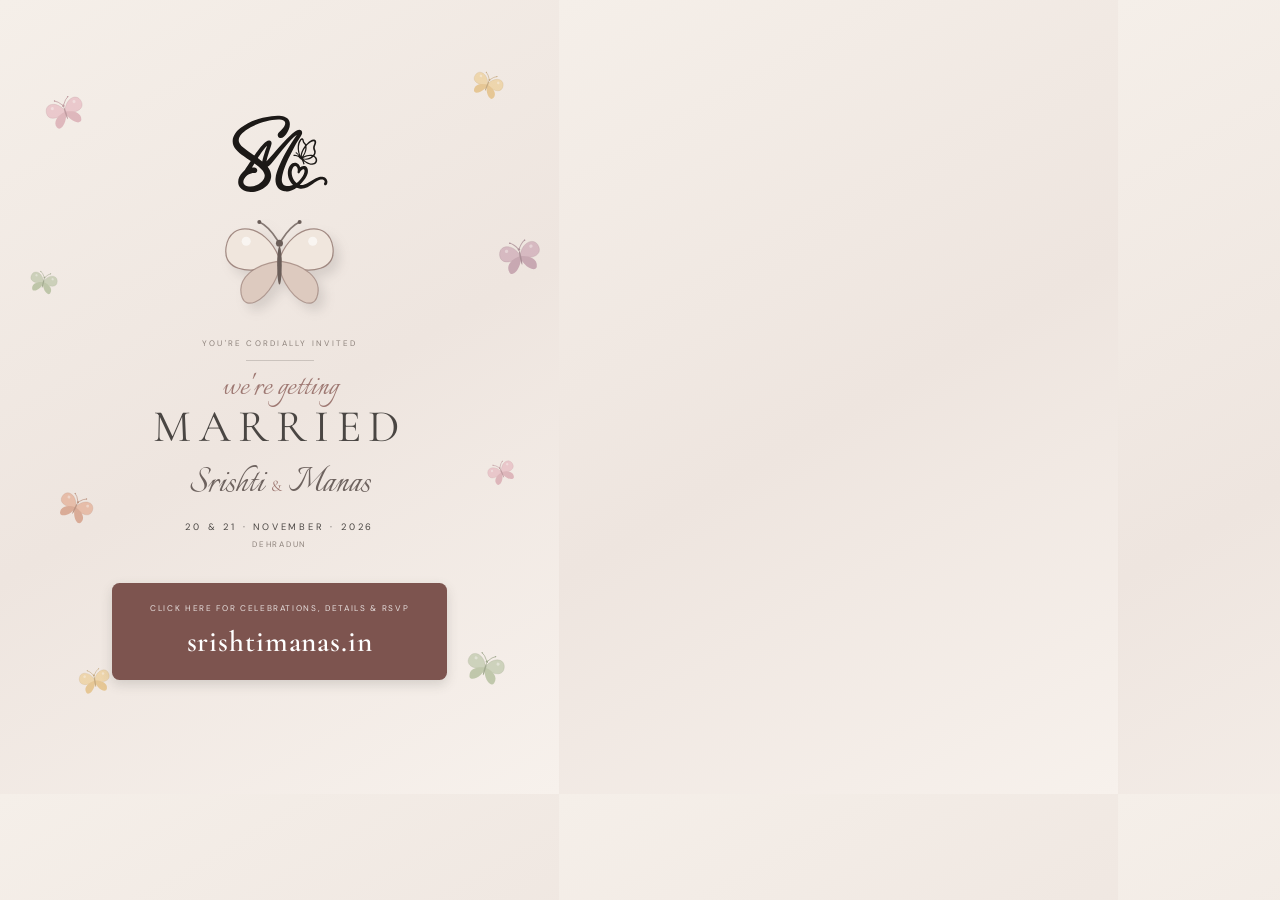
<file: invite-card.html>
<!DOCTYPE html>
<html lang="en">
<head>
<meta charset="UTF-8">
<title>Srishti &amp; Manas — Invitation</title>
<link rel="preconnect" href="https://fonts.googleapis.com">
<link rel="preconnect" href="https://fonts.gstatic.com" crossorigin>
<link href="https://fonts.googleapis.com/css2?family=Cormorant+Garamond:wght@400;500;600&family=DM+Sans:wght@400;500;600&family=Italianno&display=swap" rel="stylesheet">
<style>
  @page { size: 148mm 210mm; margin: 0; }
  *{box-sizing:border-box;margin:0;padding:0}
  :root{--ink:#4a4643;--muted:#8d827b;--accent:#9d7771;--line:rgba(74,70,67,.22);
    --serif:"Cormorant Garamond",Georgia,serif;--sans:"DM Sans",Arial,sans-serif;--script:"Italianno",cursive}
  html,body{width:148mm;height:210mm}
  body{position:relative;overflow:hidden;font-family:var(--sans);color:var(--ink);
    background:linear-gradient(150deg,#f5efe9,#eee5df 52%,#f7f1ec);
    -webkit-print-color-adjust:exact;print-color-adjust:exact}
  .flit{position:absolute;transform:rotate(var(--r));opacity:.5}
  .flit svg{width:100%;height:auto;display:block}
  .w1{fill:var(--w1);stroke:var(--wd);stroke-width:3;stroke-opacity:.5}
  .w2{fill:var(--w2)} .sp{fill:#fff;opacity:.45}
  .bd{fill:var(--wd)} .an{stroke:var(--wd);stroke-width:5;fill:none;stroke-linecap:round;opacity:.8}
  .card{position:relative;z-index:2;height:100%;display:flex;flex-direction:column;
    align-items:center;justify-content:center;text-align:center;padding:14mm 16mm}
  .mark{width:26mm;height:auto;display:block;margin-bottom:5mm}
  .mark path{fill:#1c1917}
  .hero{width:32mm;height:auto;display:block;margin-bottom:4mm}
  .hero svg{filter:drop-shadow(1.6mm 2mm 1.4mm rgba(74,70,67,.15))}
  .hero .w1{fill:#f0e6dd;stroke:#8f746c;stroke-width:2.4;stroke-opacity:.8}
  .hero .w2{fill:#ddcabf;stroke:#8f746c;stroke-width:2.4;stroke-opacity:.6}
  .hero .bd{fill:#6a5d58}
  .hero .an{stroke:#6a5d58;stroke-width:3.4} .hero .sp{fill:#fff;opacity:.6}
  .micro{font-size:6pt;letter-spacing:.28em;text-transform:uppercase;color:var(--muted)}
  .rule{width:18mm;height:1px;background:var(--line);margin:3mm auto}
  .script{font-family:var(--script);font-size:26pt;line-height:.7;color:var(--accent);margin-top:1mm}
  h1{font-family:var(--serif);font-weight:400;text-transform:uppercase;letter-spacing:.16em;
    font-size:34pt;line-height:.85;margin:2mm 0 3mm}
  .names{font-family:var(--script);font-size:31pt;color:#6d625e;margin-bottom:3mm}
  .names i{font-family:var(--serif);font-style:normal;font-size:12pt;color:var(--accent)}
  .date{font-size:7pt;letter-spacing:.3em}
  .place{font-size:6pt;letter-spacing:.22em;color:var(--muted);margin-top:1.5mm}
  .cta{display:block;margin-top:9mm;padding:5.5mm 10mm;text-decoration:none;text-align:center;
    border-radius:2mm;background:#7d544f;box-shadow:0 1.2mm 3mm rgba(74,70,67,.18)}
  .cta span{display:block;font-size:6.2pt;letter-spacing:.2em;text-transform:uppercase;
    color:rgba(255,255,255,.82)}
  .cta b{display:block;margin-top:2.6mm;font-family:var(--serif);font-size:22pt;font-weight:600;
    letter-spacing:.03em;color:#fff}
</style>
</head>
<body>
  <div class="flit" style="left:8%;top:12%;width:11mm;--r:-18deg;--w1:#e3a6b3;--w2:#cb8493;--wd:#8d4c5b"><svg viewBox="0 0 240 210" fill="none">
      <g><path class="w1" d="M118 86C92 22 22 12 14 68c-6 42 38 58 102 34Z"/>
      <path class="w2" d="M116 96C74 102 32 128 46 168c8 22 40 10 62-28 10-18 14-34 16-42Z"/>
      <circle class="sp" cx="54" cy="56" r="9"/></g>
      <g><path class="w1" d="M122 86C148 22 218 12 226 68c6 42-38 58-102 34Z"/>
      <path class="w2" d="M124 96C166 102 208 128 194 168c-8 22-40 10-62-28-10-18-14-34-16-42Z"/>
      <circle class="sp" cx="186" cy="56" r="9"/></g>
      <ellipse class="bd" cx="120" cy="104" rx="4.5" ry="38"/>
      <circle class="bd" cx="120" cy="60" r="7"/>
      <path class="an" d="M116 54Q98 26 80 18"/><path class="an" d="M124 54Q142 26 160 18"/>
      <circle class="bd" cx="80" cy="18" r="4"/><circle class="bd" cx="160" cy="18" r="4"/>
    </svg></div>
  <div class="flit" style="left:84%;top:9%;width:9mm;--r:22deg;--w1:#ecc478;--w2:#dca64a;--wd:#9a6c1f"><svg viewBox="0 0 240 210" fill="none">
      <g><path class="w1" d="M118 86C92 22 22 12 14 68c-6 42 38 58 102 34Z"/>
      <path class="w2" d="M116 96C74 102 32 128 46 168c8 22 40 10 62-28 10-18 14-34 16-42Z"/>
      <circle class="sp" cx="54" cy="56" r="9"/></g>
      <g><path class="w1" d="M122 86C148 22 218 12 226 68c6 42-38 58-102 34Z"/>
      <path class="w2" d="M124 96C166 102 208 128 194 168c-8 22-40 10-62-28-10-18-14-34-16-42Z"/>
      <circle class="sp" cx="186" cy="56" r="9"/></g>
      <ellipse class="bd" cx="120" cy="104" rx="4.5" ry="38"/>
      <circle class="bd" cx="120" cy="60" r="7"/>
      <path class="an" d="M116 54Q98 26 80 18"/><path class="an" d="M124 54Q142 26 160 18"/>
      <circle class="bd" cx="80" cy="18" r="4"/><circle class="bd" cx="160" cy="18" r="4"/>
    </svg></div>
  <div class="flit" style="left:5%;top:34%;width:8mm;--r:14deg;--w1:#a8b891;--w2:#8da370;--wd:#546a3c"><svg viewBox="0 0 240 210" fill="none">
      <g><path class="w1" d="M118 86C92 22 22 12 14 68c-6 42 38 58 102 34Z"/>
      <path class="w2" d="M116 96C74 102 32 128 46 168c8 22 40 10 62-28 10-18 14-34 16-42Z"/>
      <circle class="sp" cx="54" cy="56" r="9"/></g>
      <g><path class="w1" d="M122 86C148 22 218 12 226 68c6 42-38 58-102 34Z"/>
      <path class="w2" d="M124 96C166 102 208 128 194 168c-8 22-40 10-62-28-10-18-14-34-16-42Z"/>
      <circle class="sp" cx="186" cy="56" r="9"/></g>
      <ellipse class="bd" cx="120" cy="104" rx="4.5" ry="38"/>
      <circle class="bd" cx="120" cy="60" r="7"/>
      <path class="an" d="M116 54Q98 26 80 18"/><path class="an" d="M124 54Q142 26 160 18"/>
      <circle class="bd" cx="80" cy="18" r="4"/><circle class="bd" cx="160" cy="18" r="4"/>
    </svg></div>
  <div class="flit" style="left:89%;top:30%;width:12mm;--r:-12deg;--w1:#c08fa4;--w2:#a36d86;--wd:#6b3e52"><svg viewBox="0 0 240 210" fill="none">
      <g><path class="w1" d="M118 86C92 22 22 12 14 68c-6 42 38 58 102 34Z"/>
      <path class="w2" d="M116 96C74 102 32 128 46 168c8 22 40 10 62-28 10-18 14-34 16-42Z"/>
      <circle class="sp" cx="54" cy="56" r="9"/></g>
      <g><path class="w1" d="M122 86C148 22 218 12 226 68c6 42-38 58-102 34Z"/>
      <path class="w2" d="M124 96C166 102 208 128 194 168c-8 22-40 10-62-28-10-18-14-34-16-42Z"/>
      <circle class="sp" cx="186" cy="56" r="9"/></g>
      <ellipse class="bd" cx="120" cy="104" rx="4.5" ry="38"/>
      <circle class="bd" cx="120" cy="60" r="7"/>
      <path class="an" d="M116 54Q98 26 80 18"/><path class="an" d="M124 54Q142 26 160 18"/>
      <circle class="bd" cx="80" cy="18" r="4"/><circle class="bd" cx="160" cy="18" r="4"/>
    </svg></div>
  <div class="flit" style="left:10%;top:62%;width:10mm;--r:26deg;--w1:#e09674;--w2:#c67351;--wd:#8c4527"><svg viewBox="0 0 240 210" fill="none">
      <g><path class="w1" d="M118 86C92 22 22 12 14 68c-6 42 38 58 102 34Z"/>
      <path class="w2" d="M116 96C74 102 32 128 46 168c8 22 40 10 62-28 10-18 14-34 16-42Z"/>
      <circle class="sp" cx="54" cy="56" r="9"/></g>
      <g><path class="w1" d="M122 86C148 22 218 12 226 68c6 42-38 58-102 34Z"/>
      <path class="w2" d="M124 96C166 102 208 128 194 168c-8 22-40 10-62-28-10-18-14-34-16-42Z"/>
      <circle class="sp" cx="186" cy="56" r="9"/></g>
      <ellipse class="bd" cx="120" cy="104" rx="4.5" ry="38"/>
      <circle class="bd" cx="120" cy="60" r="7"/>
      <path class="an" d="M116 54Q98 26 80 18"/><path class="an" d="M124 54Q142 26 160 18"/>
      <circle class="bd" cx="80" cy="18" r="4"/><circle class="bd" cx="160" cy="18" r="4"/>
    </svg></div>
  <div class="flit" style="left:87%;top:58%;width:8mm;--r:-24deg;--w1:#e3a6b3;--w2:#cb8493;--wd:#8d4c5b"><svg viewBox="0 0 240 210" fill="none">
      <g><path class="w1" d="M118 86C92 22 22 12 14 68c-6 42 38 58 102 34Z"/>
      <path class="w2" d="M116 96C74 102 32 128 46 168c8 22 40 10 62-28 10-18 14-34 16-42Z"/>
      <circle class="sp" cx="54" cy="56" r="9"/></g>
      <g><path class="w1" d="M122 86C148 22 218 12 226 68c6 42-38 58-102 34Z"/>
      <path class="w2" d="M124 96C166 102 208 128 194 168c-8 22-40 10-62-28-10-18-14-34-16-42Z"/>
      <circle class="sp" cx="186" cy="56" r="9"/></g>
      <ellipse class="bd" cx="120" cy="104" rx="4.5" ry="38"/>
      <circle class="bd" cx="120" cy="60" r="7"/>
      <path class="an" d="M116 54Q98 26 80 18"/><path class="an" d="M124 54Q142 26 160 18"/>
      <circle class="bd" cx="80" cy="18" r="4"/><circle class="bd" cx="160" cy="18" r="4"/>
    </svg></div>
  <div class="flit" style="left:14%;top:84%;width:9mm;--r:-10deg;--w1:#ecc478;--w2:#dca64a;--wd:#9a6c1f"><svg viewBox="0 0 240 210" fill="none">
      <g><path class="w1" d="M118 86C92 22 22 12 14 68c-6 42 38 58 102 34Z"/>
      <path class="w2" d="M116 96C74 102 32 128 46 168c8 22 40 10 62-28 10-18 14-34 16-42Z"/>
      <circle class="sp" cx="54" cy="56" r="9"/></g>
      <g><path class="w1" d="M122 86C148 22 218 12 226 68c6 42-38 58-102 34Z"/>
      <path class="w2" d="M124 96C166 102 208 128 194 168c-8 22-40 10-62-28-10-18-14-34-16-42Z"/>
      <circle class="sp" cx="186" cy="56" r="9"/></g>
      <ellipse class="bd" cx="120" cy="104" rx="4.5" ry="38"/>
      <circle class="bd" cx="120" cy="60" r="7"/>
      <path class="an" d="M116 54Q98 26 80 18"/><path class="an" d="M124 54Q142 26 160 18"/>
      <circle class="bd" cx="80" cy="18" r="4"/><circle class="bd" cx="160" cy="18" r="4"/>
    </svg></div>
  <div class="flit" style="left:83%;top:82%;width:11mm;--r:16deg;--w1:#a8b891;--w2:#8da370;--wd:#546a3c"><svg viewBox="0 0 240 210" fill="none">
      <g><path class="w1" d="M118 86C92 22 22 12 14 68c-6 42 38 58 102 34Z"/>
      <path class="w2" d="M116 96C74 102 32 128 46 168c8 22 40 10 62-28 10-18 14-34 16-42Z"/>
      <circle class="sp" cx="54" cy="56" r="9"/></g>
      <g><path class="w1" d="M122 86C148 22 218 12 226 68c6 42-38 58-102 34Z"/>
      <path class="w2" d="M124 96C166 102 208 128 194 168c-8 22-40 10-62-28-10-18-14-34-16-42Z"/>
      <circle class="sp" cx="186" cy="56" r="9"/></g>
      <ellipse class="bd" cx="120" cy="104" rx="4.5" ry="38"/>
      <circle class="bd" cx="120" cy="60" r="7"/>
      <path class="an" d="M116 54Q98 26 80 18"/><path class="an" d="M124 54Q142 26 160 18"/>
      <circle class="bd" cx="80" cy="18" r="4"/><circle class="bd" cx="160" cy="18" r="4"/>
    </svg></div>

  <div class="card">
    <svg class="mark" viewBox="35 118 1040 845"><path d="M280.5 556.79C285.02 554.09 288.41 547.35 291.49 542.97C298.35 533.23 305.36 523.56 312.55 514.07C335.91 483.23 360.21 452.51 388.15 425.63C403.57 410.79 427.5 389.37 450.26 402.27C474.42 415.96 462.26 444.82 455.36 464.78C442.83 501.04 431.04 537.45 420.92 574.46C418.38 583.74 416.06 593.07 413.8 602.42C412.55 607.6 410.32 613.06 411.5 618.2C425.22 604.9 437.54 590 450.09 575.6C469.49 553.33 488.91 531.07 508.07 508.59C557.52 450.58 608.96 393.27 665.48 341.98C686.74 322.69 709.37 302.21 735.78 290.29C749.72 284 767.22 282.02 779.04 293.46C790.54 304.59 789.58 321.51 783.63 335.17C778.04 348.01 769.87 360.03 762.24 371.73C752.36 386.89 742.47 402.3 733.56 418.06C724.44 434.2 714.57 449.89 705.63 466.15C682.89 507.51 661.86 549.59 641.76 592.28C615.77 647.47 593.07 705.17 579.34 764.71C571.18 800.07 563.32 854.36 602.73 873.74C608.93 876.8 615.7 878.14 622.5 879.12C632.14 880.5 642.1 880.56 651.78 879.45C665.18 877.92 678.03 874.51 690.56 869.5C688.88 864.7 682.61 860.3 679.18 856.29C671.7 847.53 665.26 837.97 659.48 828.03C638.24 791.47 630.58 746.92 640.28 705.64C648.81 669.34 677.85 626.95 720.5 634.13C726.55 635.15 732.44 637.66 737.69 640.8C744.02 644.59 749.71 649.43 754.24 655.26C760.57 663.4 764.24 672.44 767.5 682.12C771.91 680.35 775.59 676.69 779.78 674.3C787.21 670.06 795.99 667.53 804.54 667.47C809.43 667.43 814.11 668.05 818.72 669.71C851.8 681.63 853.48 722.29 845.42 750.86C835.71 785.27 812.79 814.6 789.08 840.59C784.49 845.61 779.79 850.68 774.88 855.39C771.12 859 766.69 862.32 763.62 866.5C787.67 874.78 816.09 864 837.61 853.11C881.29 831 919.47 796.65 967.68 784.3C1004.36 774.91 1049.76 787.31 1055.03 830.5C1056.48 842.44 1054.39 856.4 1046.2 865.72C1040.09 872.69 1028.26 874.25 1022.09 866.37C1013.17 854.96 1027.29 846.78 1026.9 835.5C1026.02 809.89 992.57 809.27 974.82 814.42C948.38 822.1 925.05 839.69 902.91 855.43C862.87 883.89 818.88 913.02 767.5 908.09C754.59 906.86 742.36 903.26 730.5 898.1C723.1 901.53 716.5 907.7 709.34 911.84C691.02 922.43 671.24 930.78 650.38 934.69C634.87 937.59 619.24 938.76 603.5 936.83C592.62 935.49 582.15 932.64 572.05 928.47C520.01 907 502.49 854.11 506.23 801.5C509.38 757.09 528.19 707.04 545.67 666.21C574.59 598.69 608.92 534.12 646.58 471.1C664.76 440.67 683.7 410.43 703.58 381.1C709.79 371.92 715.67 362.53 721.78 353.28C724.4 349.31 728.82 344.69 729.5 340C719.12 345.63 710 353.94 701.32 361.85C680.36 380.94 661.57 402.1 642.62 423.14C597.65 473.1 556.54 526.56 514.09 578.63C502.72 592.58 491.18 606.37 479.69 620.21C462.46 640.97 444.84 661.59 422.93 677.5C424.67 681.19 427.58 684.24 429.95 687.59C434.1 693.43 438.17 699.59 441.61 705.88C456.18 732.49 463.39 762.15 458.76 792.47C446.56 872.38 363.92 926.86 289.43 939.71C274.31 942.32 258.83 943.4 243.5 943.11C216.99 942.61 190.33 937.07 166.68 924.83C153.12 917.82 140.69 908.27 131.11 896.34C105.86 864.92 106.13 821.26 122.36 785.83C131.18 766.57 143.54 748.97 158.21 733.72C164.7 726.97 172.67 721.29 178.83 714.3C183.4 709.12 187.01 702.08 190.67 696.2C197.81 684.78 205.18 673.4 212.67 662.2C219.35 652.22 225.96 642.17 232.71 632.23C236.53 626.59 241.42 620.73 244.09 614.5C231.62 604.55 216.92 596.76 203.63 587.92C191.62 579.94 179.71 571.83 167.88 563.59C113.8 525.93 50.42 476.61 52.38 403.5C53.92 346.3 95.29 298.3 138.31 264.84C228.06 195.05 351.4 153.92 463.47 140.69C498.16 136.59 532.75 133.85 567.52 138.77C590.05 141.95 613.23 148.51 630.82 163.65C681.15 206.96 652.76 287.98 618.57 332.11C604.12 350.75 582.03 376.4 555.56 371.77C530.7 367.41 521.59 338.18 536.1 318.65C543.26 309 554.02 301.45 562.78 293.28C579.39 277.78 595.58 258.81 604 237.5C612.27 216.57 611.54 196.95 589.68 185.79C583.23 182.5 575.59 180.39 568.48 179.15C556.97 177.15 545.17 176.6 533.5 176.72C491.89 177.17 450.64 185.13 410.3 194.68C334.18 212.7 255.31 243.91 191.98 290.49C156.54 316.56 109.13 359.47 118.15 408.48C122.58 432.54 141.59 451.72 158.96 467.53C177.92 484.8 198.96 499.82 219.89 514.58C240 528.75 259.96 543.24 280.5 556.79Z M415.5 457C406.21 461.76 390.73 482.45 383.65 491.19C367.9 510.63 353.43 531.2 339.43 551.93C332.36 562.41 323.74 573.06 318.34 584.5C334.06 596.49 349.78 608.48 365.5 620.47C368.07 612.09 369.02 603.12 371.19 594.58C376.69 573.05 383.48 551.92 390.4 530.82C395.22 516.12 400.43 501.57 405.48 486.95C408.81 477.3 413.74 467.02 415.5 457Z M283.5 641.29C274.58 655.7 265.65 670.1 256.73 684.5C260.62 685.18 264.56 684.58 268.56 684.44C276.66 684.16 285.17 684.57 292.78 687.67C315.24 696.84 321.13 726.07 298.76 739.3C286.27 746.68 270.24 742.01 256.52 744.2C234.2 747.75 214.58 759.49 198.16 774.66C175.69 795.41 150.38 837.84 176.09 865.39C179.69 869.25 184.18 872.15 188.75 874.74C195.13 878.35 202.79 880.96 209.94 882.51C264.99 894.49 327.61 872.05 365.1 830.62C382.02 811.93 395.91 786.48 390.89 760.52C387.21 741.44 376.54 724.92 364.14 710.33C341.09 683.21 312.61 661.49 283.5 641.29Z M728.5 848.86C737.25 844.25 744.92 836.31 752.15 829.63C775.22 808.32 793.58 782.28 805.86 753.39C811.09 741.07 817.76 718.11 809.35 706.17C803.62 698.02 792.89 703.51 786.66 708.09C778.63 713.99 772.14 722.04 767 730.5C764.64 734.39 763.44 739.48 760.25 742.75C756.33 746.75 750.24 747.88 745.26 745.28C735.74 740.32 740.15 729.7 741.15 721.5C741.63 717.52 741.95 713.51 741.88 709.5C741.6 694.67 732.97 665.96 713.5 667.86C693.86 669.78 683.17 700.42 679.74 716.43C671.91 752.92 683.35 792.02 704.41 822.12C711.2 831.82 718.96 841.7 728.5 848.86Z"/><path d="M829.5 439.42C835.55 435.42 840.07 428.84 845.25 423.75C862.19 407.12 891.7 382.58 917.2 387.43C931.85 390.22 937.61 404.92 936.69 418.48C935.37 437.9 922.56 454.1 921.39 473.54C920.47 488.8 930.56 500.8 932.02 515.5C933.2 527.36 930.04 539.38 924.28 549.74C922.42 553.09 919.99 555.97 918.51 559.5C930.23 568.14 940.19 577.31 944.72 591.72C955.34 625.52 930.67 653.64 897.34 655.56C874.19 656.9 850.57 647.14 831.05 635.45C824.42 631.47 818.05 627.23 811.72 622.79C809.05 620.92 806.69 618.35 803.65 617.5C806.94 625.53 811.27 633.96 812.81 642.56C813.54 646.59 812.06 651.08 807.44 651.79C803.92 652.32 800.65 650.49 799.51 647.04C798.54 644.14 798.35 640.83 797.57 637.84C795.56 630.13 792.41 622.78 788.76 615.72C787.08 612.46 783.55 603.71 780.92 601.64C778.14 599.45 774.12 598.7 771.16 596.35C768.46 594.22 766.64 590.41 763.94 588.57C761.35 586.81 758.68 586.61 756.43 584.06C754.52 581.9 754.77 579.32 753.31 577.14C751.65 574.63 745.77 572.73 743.09 571.42C733.98 566.98 723.73 563.43 713.5 563.15C710.09 563.05 706.86 563.77 703.5 563.9C698.46 564.09 694.19 560.96 694.99 555.52C696.07 548.15 705.02 548.57 710.5 548.88C720.97 549.46 731 552.65 740.5 556.98C743.84 558.51 747.01 560.66 750.5 561.57C745.86 553.1 738.35 544.54 730.38 539.08C727.47 537.09 723.77 536.49 721.01 534.48C718.34 532.53 717.58 528.76 719.54 526.05C723.01 521.26 728.69 524.61 732.07 527.45C740.86 534.83 747.47 543.08 754.5 552.06C754.8 547.98 752.43 543.46 751 539.5C748.64 532.99 746.86 526.1 745.3 519.35C740.61 499.1 739.13 478.21 740.99 457.5C743.14 433.52 750.87 407.53 765.76 388.26C772.33 379.76 784.35 371.09 795.35 377.13C807.84 383.99 804.32 401.06 809.38 412.17C811.85 417.58 816.61 420.75 820.47 425.04C824.29 429.28 827.03 434.32 829.5 439.42Z M786.5 391.2C781.37 392.14 778.08 396.59 775.09 400.65C768.4 409.73 764.14 420.73 760.8 431.42C747.21 474.92 754.03 521.23 771.5 562.59C773.92 556.07 772.89 547.65 774.29 540.64C777.58 524.19 784.16 507.53 792.47 492.96C798.09 483.1 803.97 473.35 810.67 464.19C812.74 461.35 818.58 456.32 818.56 452.7C818.52 440.57 802.36 430.47 797.08 420.4C793.06 412.72 792.84 395.18 786.5 391.2Z M902.5 552.66C912.55 544.16 917.45 527.28 914.68 514.7C911.99 502.46 905.24 494.22 904.2 480.5C902.82 462.18 910.88 446.97 916.7 430.25C919.38 422.56 921.83 407.99 910.46 406.16C903.89 405.1 896.89 407.98 890.95 410.46C874.95 417.11 860.68 429.93 848.61 442.11C845.83 444.91 835.27 454.66 834.37 457.78C833.36 461.28 835.31 474.53 835.11 479.5C834.6 492.58 831.49 506.27 827.21 518.63C823.48 529.42 819.05 539.93 813.39 549.87C810.7 554.6 804.28 562.63 803.5 567.43C834.12 551.3 868.44 542.57 902.5 552.66Z M821.5 474.94C815.37 480.76 810.73 489.76 806.61 497.12C795.73 516.49 781.62 548.41 785.5 570.82C790.15 566.53 793.34 560.55 796.74 555.26C807.31 538.85 814.79 519.52 818.97 500.5C820.74 492.43 822.81 483.14 821.5 474.94Z M890.87 565.5C886.76 561.87 871.32 561.86 865.5 562.08C839.42 563.05 816.92 573.58 794.3 585.5C798.68 589.63 813.45 590.3 819.5 590.44C845.68 591.02 870.61 581.82 890.87 565.5Z M907.5 571.24C886.5 590.95 858.15 601.58 829.5 602.63C820.54 602.96 811.89 600.62 803.09 600.5C808.67 606.96 817.31 612.38 824.46 617.02C847.78 632.13 884.99 650.68 912.49 636.99C934.34 626.12 937.15 598.66 921.34 581.18C917.6 577.05 912.79 573.03 907.5 571.24Z"/></svg>
    <div class="hero"><svg viewBox="0 0 240 210" fill="none">
      <g><path class="w1" d="M118 86C92 22 22 12 14 68c-6 42 38 58 102 34Z"/>
      <path class="w2" d="M116 96C74 102 32 128 46 168c8 22 40 10 62-28 10-18 14-34 16-42Z"/>
      <circle class="sp" cx="54" cy="56" r="9"/></g>
      <g><path class="w1" d="M122 86C148 22 218 12 226 68c6 42-38 58-102 34Z"/>
      <path class="w2" d="M124 96C166 102 208 128 194 168c-8 22-40 10-62-28-10-18-14-34-16-42Z"/>
      <circle class="sp" cx="186" cy="56" r="9"/></g>
      <ellipse class="bd" cx="120" cy="104" rx="4.5" ry="38"/>
      <circle class="bd" cx="120" cy="60" r="7"/>
      <path class="an" d="M116 54Q98 26 80 18"/><path class="an" d="M124 54Q142 26 160 18"/>
      <circle class="bd" cx="80" cy="18" r="4"/><circle class="bd" cx="160" cy="18" r="4"/>
    </svg></div>
    <p class="micro">You're cordially invited</p>
    <div class="rule"></div>
    <p class="script">we're getting</p>
    <h1>Married</h1>
    <p class="names">Srishti <i>&amp;</i> Manas</p>
    <p class="date">20 &amp; 21 · NOVEMBER · 2026</p>
    <p class="place">DEHRADUN</p>

    <a class="cta" href="https://srishtimanas.in">
      <span>Click here for celebrations, details &amp; RSVP</span>
      <b>srishtimanas.in</b>
    </a>
  </div>
</body>
</html>
</file>
<file: styles.css>
:root{
  --paper:#f4eee8;--paper-deep:#e9ded6;--ink:#4a4643;--muted:#8d827b;
  --accent:#9d7771;--accent-deep:#7d544f;--line:rgba(74,70,67,.22);
  --serif:"Cormorant Garamond",Georgia,serif;--sans:"DM Sans",Arial,sans-serif;
  --script:"Italianno",cursive;
}
*{box-sizing:border-box}html{scroll-behavior:smooth}body{margin:0;background:var(--paper);color:var(--ink);font-family:var(--sans);overflow-x:hidden}
a{text-decoration:none;color:inherit}button{font:inherit}
.preloader{position:fixed;inset:0;background:var(--paper);z-index:99;display:grid;place-content:center;text-align:center;transition:.7s ease}
.preloader .monogram-mark{width:170px;height:auto;opacity:.9}
.preloader.hide{opacity:0;visibility:hidden}
/* justify-content centres monogram + butterfly + copy as one block, so the
   whitespace above the logo matches the whitespace below the arrow. */
.cover{height:100svh;min-height:720px;position:relative;display:flex;flex-direction:column;justify-content:center;overflow:hidden;padding-bottom:10px;background:linear-gradient(120deg,#f5efe9,#eee5df 50%,#f7f1ec)}
.topbar{z-index:5;display:flex;justify-content:center;align-items:center;padding:10px 5vw 0;font-size:.68rem;letter-spacing:.17em;text-transform:uppercase}
.monogram{display:flex;align-items:center}.monogram img{height:74px;width:auto;display:block}
/* The wordmark is inline SVG so the butterfly can be its own path and animate
   independently of the lettering. */
.monogram-mark{height:74px;width:auto;display:block;overflow:visible}
.mono-script,.mono-butterfly{fill:#1c1917}
/* Two nested transforms: the group drifts, the path flaps. The flap scales
   about the body (far left of the shape) so the wings fold toward it. */
.mono-bf{transform-box:fill-box;transform-origin:50% 60%}
.mono-butterfly{transform-box:fill-box;transform-origin:6% 82%}
.cover-nav{display:flex;flex-wrap:wrap;justify-content:center;gap:12px;margin-top:18px}
.cover-nav a{display:inline-flex;align-items:center;justify-content:center;min-height:44px;padding:0 24px;
  border:1px solid var(--line);border-radius:999px;background:rgba(255,255,255,.5);
  font-size:.6rem;letter-spacing:.18em;text-transform:uppercase;
  transition:background .28s,color .28s,border-color .28s,transform .28s,box-shadow .28s}
.cover-nav a:hover{background:var(--ink);border-color:var(--ink);color:var(--paper);transform:translateY(-2px);box-shadow:0 10px 22px rgba(74,70,67,.16)}
.cover-nav a:active{transform:translateY(0);box-shadow:none}
.cover-nav a.primary{border-color:var(--accent);color:var(--accent-deep);background:rgba(157,119,113,.1)}
.cover-nav a.primary:hover{background:var(--accent-deep);border-color:var(--accent-deep);color:#fff;box-shadow:0 10px 22px rgba(125,84,79,.3)}
:focus-visible{outline:2px solid var(--accent);outline-offset:3px}
.cover-copy{z-index:3;text-align:center;margin:0 auto}
.micro{font-size:.58rem;letter-spacing:.28em;text-transform:uppercase;color:var(--muted);margin:0}
.thin-rule{width:75px;height:1px;background:var(--line);margin:10px auto}
.cover-copy .script{font-family:var(--script);font-size:2.8rem;line-height:.7;color:var(--accent);margin-top:8px}
.cover-copy h1{font-family:var(--serif);font-weight:400;text-transform:uppercase;letter-spacing:.16em;font-size:clamp(3.5rem,7.4vw,6.4rem);line-height:.8;margin:6px 0 14px}
.names{font-family:var(--script);font-size:3.5rem;color:#6d625e;margin:0 0 12px}.names span{font-family:var(--serif);font-size:1.3rem;color:var(--accent)}
.date{font-size:.66rem;letter-spacing:.3em;margin:0}.place{font-size:.55rem;letter-spacing:.22em;color:var(--muted)}
.round-arrow{display:grid;place-items:center;width:48px;height:48px;border:1px solid var(--line);border-radius:50%;margin:14px auto 0;font-size:1.1rem;transition:.3s}.round-arrow:hover{background:var(--ink);color:var(--paper)}
/* A flex item, not absolute: the copy can never collide with it. The two auto
   margins here and on .cover-copy split the free space, centring them as a pair. */
.butterfly{position:static;z-index:1;width:min(215px,46vw,26vh);margin:24px auto 16px;pointer-events:none}
.butterfly svg{width:100%;height:auto;filter:drop-shadow(8px 14px 12px rgba(74,70,67,.14))}
.wing-fill{fill:url(#wingGlow);stroke:#8f746c;stroke-width:1.4}
.wing-fill.lower{fill:#e4d5cc;opacity:.95}
.wing-vein{stroke:#9d7771;stroke-width:1;opacity:.45;fill:none}
.wing-spot{fill:#f7f3ee;stroke:#9d7771;stroke-width:1}
.butterfly-body{fill:#6a5d58}
.antenna{stroke:#6a5d58;stroke-width:1.6;fill:none;stroke-linecap:round}
.antenna-tip{fill:#6a5d58}
.wing-left,.wing-right{transform-box:fill-box;transform-origin:right center}
.wing-right{transform-origin:left center}
.paper-wash{position:absolute;bottom:-25%;left:-10%;width:120%;height:45%;background:rgba(255,255,255,.3);filter:blur(35px);border-radius:50%}
/* Two layers on purpose: the wrapper carries the scroll parallax, the inner
   element carries the endless drift, so the two transforms never overwrite. */
.flit{position:absolute;pointer-events:none;z-index:2;
  transform:translateY(calc(var(--scroll-p,0) * var(--par,0px)));
  transition:transform .2s linear;will-change:transform}
.flit-drift{width:var(--s);opacity:0}
.flit svg{width:100%;height:auto;display:block;transform:rotate(var(--tilt,0deg))}
/* Strokes are sized for the 240-wide viewBox shrunk to ~45px, so they read as
   hairlines rather than vanishing. */
.flit .wing-fill{fill:var(--w1);stroke:var(--wd);stroke-width:3;stroke-opacity:.5}
.flit .wing-fill.lower{fill:var(--w2)}
.flit .wing-spot{fill:#fff;opacity:.45;stroke:none}
.flit .butterfly-body{fill:var(--wd)}
.flit .antenna{stroke:var(--wd);stroke-width:5;fill:none;stroke-linecap:round;opacity:.8}
.flit .antenna-tip{fill:var(--wd);opacity:.8}
.events h2,.countdown h2,.details h2,.rsvp h2,.map-section h2{font-family:var(--serif);font-weight:400;font-size:clamp(3rem,6vw,5.7rem);line-height:.86;letter-spacing:-.04em;margin:24px 0}
h2 em{font-style:normal;color:var(--accent)}
.ticker{position:relative;overflow:hidden;padding:26px 0;background:var(--accent);color:#f7f2ed;border-block:1px solid rgba(74,70,67,.12)}
.ticker-track{display:flex;align-items:center;gap:26px;width:max-content;white-space:nowrap}
.ticker-track span{font-family:var(--serif);font-size:1.5rem;letter-spacing:.04em}
.ticker-track i{font-style:normal;font-size:.7rem;opacity:.65}
.events{background:#e9ded6;padding:140px 8vw 100px;position:relative;overflow:hidden}.events-head{max-width:1050px;margin:auto;display:grid;grid-template-columns:1fr 1fr;align-items:end;padding-bottom:60px}.events-intro{max-width:350px;color:var(--muted);font-family:var(--serif);font-size:1.25rem;line-height:1.5;justify-self:end}
.timeline{position:relative;max-width:780px;margin:0 auto;padding:10px 0 20px}
.timeline:before{content:"";position:absolute;left:92px;top:18px;bottom:18px;width:1px;background:var(--line)}
.event-card{display:grid;grid-template-columns:84px 24px 1fr;gap:18px;align-items:stretch;margin-bottom:22px}
.event-when{text-align:center;padding-top:28px;color:var(--muted)}
.event-when strong{display:block;font-family:var(--serif);font-size:2.9rem;font-weight:400;line-height:.95;color:var(--ec,var(--ink))}
.event-when span{display:block;font-size:.56rem;letter-spacing:.2em;text-transform:uppercase;color:var(--ink)}
.event-day{margin-bottom:4px}
.event-dot{position:relative}
.event-dot:before{content:"";position:absolute;left:50%;top:42px;width:11px;height:11px;border-radius:50%;background:var(--paper);border:1.5px solid var(--ec,var(--accent));transform:translateX(-50%);z-index:1;transition:.35s}
.event-card:hover .event-dot:before{background:var(--ec,var(--accent));box-shadow:0 0 0 5px color-mix(in srgb,var(--ec,var(--accent)) 18%,transparent)}
.event-body{position:relative;background:rgba(247,242,237,.82);border:1px solid var(--line);padding:30px 194px 32px 32px;box-shadow:0 10px 30px rgba(74,70,67,.05);transition:transform .35s ease,box-shadow .35s ease}
.event-body:before{content:"";position:absolute;left:0;top:0;bottom:0;width:3px;background:var(--ec,var(--accent));opacity:.55;transition:.35s}
.event-card:hover .event-body{transform:translateY(-5px);box-shadow:0 18px 40px rgba(74,70,67,.11)}
.event-card:hover .event-body:before{opacity:1}
.event-card .event-body h3 em{color:var(--ec,var(--accent))}
.event-motif{position:absolute;right:26px;top:50%;width:152px;color:var(--ec,var(--accent));opacity:.22;pointer-events:none;
  transform:translateY(-50%);transition:opacity .4s ease,transform .4s ease}
.event-motif svg{display:block;width:100%;height:auto;fill:none;stroke:currentColor;stroke-width:2.4;stroke-linecap:round;stroke-linejoin:round}
.event-card:hover .event-motif{opacity:.3;transform:translateY(-50%) rotate(-4deg) scale(1.05)}
/* Panel tracks the poster's own portrait ratio (~0.56) so the whole artwork reads
   at a sensible size rather than as a zoomed-in fragment. */
.ec-mehendi{--ec:#6f8463}.ec-sangeet{--ec:#9d6b82}.ec-haldi{--ec:#bf9436}.ec-wedding{--ec:#b05f4f}
.event-body .micro{margin-bottom:10px}
.event-time{display:flex;flex-wrap:wrap;align-items:center;gap:0 9px;margin:0 0 14px;
  font-size:.72rem;font-weight:500;letter-spacing:.15em;text-transform:uppercase;color:var(--ec,var(--accent))}
/* The day only rides along in the copy where the date column is hidden. */
.when-inline{display:none}
.when-inline:after{content:"·";margin-left:9px;opacity:.55}
.event-body h3{font-family:var(--serif);font-size:2.4rem;line-height:.92;font-weight:400;margin:0 0 16px}
.event-body h3 em{color:var(--accent);font-style:normal}
.event-body p:not(.micro):not(.event-time):not(.event-theme),.event-body span:not(.when-inline):not(.event-theme span){font-size:.75rem;line-height:1.6;color:var(--muted)}
/* A soft tinted chip — lighter than a bordered pill, and the label sits in its
   own solid swatch so the pair reads as one little badge. */
.event-theme{display:inline-flex;align-items:stretch;margin:16px 0 0;overflow:hidden;
  border-radius:4px;background:color-mix(in srgb,var(--ec,var(--accent)) 12%,transparent);
  font-size:.63rem;font-weight:500;letter-spacing:.1em;text-transform:uppercase;
  color:var(--ec,var(--accent));transition:background .3s ease}
.event-theme span{display:inline-flex;align-items:center;padding:7px 10px;margin-right:11px;
  background:color-mix(in srgb,var(--ec,var(--accent)) 22%,transparent);
  font-size:.54rem;letter-spacing:.15em;opacity:.85}
.event-theme{padding-right:14px;align-items:center}
.event-card:hover .event-theme{background:color-mix(in srgb,var(--ec,var(--accent)) 20%,transparent)}
.event-body a{display:inline-block;font-size:.62rem;text-transform:uppercase;letter-spacing:.13em;border-bottom:1px solid var(--ink);padding-bottom:4px;margin-top:14px}
.countdown{position:relative;text-align:center;padding:140px 7vw;background:#514945;color:#f5eee8;overflow:hidden}.countdown:before{content:"";position:absolute;width:420px;height:420px;border:1px solid rgba(244,238,232,.14);border-radius:50%;left:-170px;top:-100px}.countdown:after{content:"";position:absolute;width:350px;height:350px;border:1px solid rgba(244,238,232,.1);border-radius:50%;right:-130px;bottom:-150px}.countdown-inner{position:relative}.countdown-decor{font-size:1rem;color:#c7a49d}.countdown .micro{color:#c7b9b1}.countdown h2{font-size:clamp(3.2rem,6vw,5.5rem)}.countdown h2 em{color:#d1aaa2}
.timer{display:grid;grid-template-columns:repeat(4,1fr);max-width:700px;margin:55px auto 0}.timer div{border-right:1px solid rgba(244,238,232,.18)}.timer div:last-child{border:0}.timer strong{font-family:var(--serif);font-weight:400;font-size:4rem;display:block}.timer span{text-transform:uppercase;letter-spacing:.17em;font-size:.52rem;color:#c7b9b1}
.details{position:relative;overflow:hidden;max-width:1100px;margin:auto;padding:150px 8vw 80px;display:grid;grid-template-columns:1.12fr .88fr;gap:80px;align-items:center}
.details h2{font-size:clamp(2.7rem,4.7vw,4.5rem)}.details-left>p:last-child{max-width:440px;color:var(--muted);font-family:var(--serif);font-size:1.2rem;line-height:1.6}.details-right{border-top:1px solid var(--line)}.details-right div{display:flex;justify-content:space-between;gap:30px;padding:22px 0;border-bottom:1px solid var(--line)}.details-right span{font-size:.55rem;letter-spacing:.2em;color:var(--muted)}.details-right b{font-weight:500;font-size:.72rem;text-align:right}
.map-section{position:relative;overflow:hidden;max-width:1100px;margin:0 auto 130px;padding:0 8vw;display:grid;grid-template-columns:minmax(220px,.7fr) 1.3fr;gap:40px;align-items:center}
.map-section h2{margin-top:12px}
.map-copy p:not(.micro){color:var(--muted);font-family:var(--serif);font-size:1.15rem;line-height:1.5;margin:0 0 18px}
.stay{list-style:none;margin:0 0 22px;padding:0;border-top:1px solid var(--line)}
.stay li{display:flex;justify-content:space-between;align-items:baseline;gap:16px;padding:12px 0;border-bottom:1px solid var(--line)}
.stay span{font-size:.54rem;letter-spacing:.2em;text-transform:uppercase;color:var(--muted)}
.stay b{font-weight:500;font-size:.72rem;text-align:right}
/* Spans the whole venue section rather than sitting in the narrow left column,
   which is the only way three of these fit side by side. */
.travel{grid-column:1/-1;list-style:none;margin:48px 0 0;padding:0;
  display:grid;grid-template-columns:repeat(3,1fr);gap:30px}
.travel li{padding-top:22px;border-top:1px solid var(--line);text-align:center}
.travel svg{display:block;width:27px;height:27px;margin:0 auto 14px;
  fill:none;stroke:var(--accent);stroke-width:1.5;stroke-linecap:round;stroke-linejoin:round}
.travel span{display:block;font-size:.54rem;letter-spacing:.2em;text-transform:uppercase;color:var(--muted);margin-bottom:6px}
.travel b{display:block;font-weight:500;font-size:.78rem;color:var(--ink);line-height:1.35}
.travel em{display:block;font-style:normal;font-size:.68rem;color:var(--muted);margin-top:3px}
.map-link{display:inline-block;font-size:.62rem;letter-spacing:.14em;text-transform:uppercase;border-bottom:1px solid var(--ink);padding-bottom:4px}
.map-frame{display:block;position:relative;min-height:320px;border:1px solid var(--line);overflow:hidden;background:#ddd4cd}
.map-frame iframe{position:absolute;inset:0;width:100%;height:100%;border:0;filter:grayscale(.25) saturate(.85) contrast(.95)}
.map-overlay{position:absolute;right:14px;bottom:14px;z-index:1;background:var(--ink);color:#f7f2ed;font-size:.55rem;letter-spacing:.14em;text-transform:uppercase;padding:10px 12px}
.rsvp{display:grid;grid-template-columns:1fr 1fr;min-height:620px}.rsvp-art{background:linear-gradient(135deg,#d9c7be,#eee2db);display:grid;place-items:center;position:relative;overflow:hidden}
.mini-butterfly{width:210px}.mini-butterfly svg{width:100%;height:auto;filter:drop-shadow(8px 12px 10px rgba(74,70,67,.12))}
.mini-butterfly .wing-fill{fill:#f3ece6;stroke:#8f746c;stroke-width:1.4}
.mini-butterfly .wing-fill.lower{fill:#e4d5cc}
.rsvp-copy{display:flex;flex-direction:column;justify-content:center;padding:90px 10vw;background:#f7f2ed}.rsvp-copy>p:not(.micro){color:var(--muted);font-family:var(--serif);font-size:1.2rem;line-height:1.6;max-width:450px}.rsvp-button{display:inline-block;width:max-content;background:var(--ink);color:#fff;padding:17px 25px;font-size:.62rem;letter-spacing:.17em;margin-top:15px;transition:background .3s,transform .3s,box-shadow .3s}
.rsvp-button:not(.disabled):hover{background:var(--accent);transform:translateY(-3px);box-shadow:0 12px 26px rgba(157,119,113,.3)}
.event-body a,.map-link{transition:color .25s,border-color .25s}
.event-body a:hover,.map-link:hover{color:var(--ec,var(--accent));border-color:var(--ec,var(--accent))}
.timer div{transition:.3s}.timer div:hover strong{color:#e8c3bb}.rsvp-button.disabled{opacity:.45;cursor:not-allowed}.rsvp-copy small{color:var(--muted);font-size:.57rem;line-height:1.5;margin-top:14px;max-width:360px}
footer{position:relative;overflow:hidden;background:#3c3734;color:#eee5df;text-align:center;padding:75px 20px}
.footer-mark{height:92px;width:auto;margin:0 auto 8px;opacity:.92}
.footer-mark .mono-script,.footer-mark .mono-butterfly{fill:#eee5df}
footer p{font-family:var(--script);font-size:2rem;color:#cdb8b0}.footer small{font-size:.5rem;letter-spacing:.2em;color:#958983}
@media(max-width:800px){
  .cover{min-height:650px}.topbar{padding:8px 8vw 0}
  .cover-nav{gap:8px;margin-top:26px}.cover-nav a{padding:0 16px;font-size:.55rem;letter-spacing:.14em}
  .monogram img{height:58px}.butterfly{width:min(150px,40vw,18vh);margin-bottom:16px}
  .cover-copy .script{font-size:2.4rem}.cover-copy h1{font-size:3.2rem}.names{font-size:3.4rem}
  .ticker{padding:18px 0}.ticker-track{gap:18px}.ticker-track span{font-size:1.15rem}
  .events{padding:100px 8vw 70px}.events-head{grid-template-columns:1fr;gap:25px;padding-bottom:45px}.events-intro{justify-self:start}
  .timeline:before{left:18px}.event-card{grid-template-columns:16px 1fr;gap:14px}.event-when{display:none}.event-dot{grid-column:1}.event-body{grid-column:2;padding:22px 20px 24px}.event-body h3{font-size:2rem}
  .when-inline{display:inline}.event-time{font-size:.66rem;letter-spacing:.12em}
  .event-motif{width:60px;right:14px;top:18px;bottom:auto;transform:none;opacity:.2}
  .event-card:hover .event-motif{transform:rotate(-4deg) scale(1.05)}
  /* Only the time and title clear the corner icon; the description runs full width. */
  .event-body .event-time,.event-body h3{padding-right:70px}
  .timer strong{font-size:2.4rem}.timer span{font-size:.43rem}.details{grid-template-columns:1fr;gap:50px;padding:100px 9vw 40px}
  .map-section{grid-template-columns:1fr;margin-bottom:90px;padding:0 9vw}.map-frame{min-height:260px}
  .travel{grid-template-columns:1fr;gap:0;margin-top:34px}
  .travel li{display:grid;grid-template-columns:34px 1fr;column-gap:14px;align-items:center;padding:16px 0;border-top:0;border-bottom:1px solid var(--line);text-align:left}
  .travel svg{grid-row:span 3;width:24px;height:24px;margin:0}
  .travel span{margin-bottom:2px}
  .rsvp{grid-template-columns:1fr}.rsvp-art{min-height:330px}.rsvp-copy{padding:80px 10vw}.rsvp h2{font-size:3.8rem}
  .flit.wide-only{display:none}
}
/* Short laptop windows: scale the hero down so the scroll arrow isn't clipped. */
@media(min-width:801px) and (max-height:780px){
  .butterfly{width:min(150px,17vh);margin-bottom:16px}
  .cover-copy .script{font-size:2.5rem}
  .cover-copy h1{font-size:clamp(3rem,6vw,5rem)}
  .names{font-size:3.2rem}
}
@media(prefers-reduced-motion:no-preference){
  .cover-copy{animation:rise 1s .2s both}.butterfly-main{animation:float 5s ease-in-out infinite}
  .butterfly-main .wing-left{animation:flap-left 3.6s ease-in-out infinite}
  .butterfly-main .wing-right{animation:flap-right 3.6s ease-in-out infinite}
  .mini-butterfly{animation:float-soft 6.5s ease-in-out infinite}
  .mini-butterfly .wing-left{animation:flap-left 4.4s ease-in-out infinite}
  .mini-butterfly .wing-right{animation:flap-right 4.4s ease-in-out infinite}
  .flit-drift{animation:drift var(--dur) linear var(--delay) infinite}
  .flit .wing-left{animation:flap-soft-left var(--flap) ease-in-out infinite}
  .flit .wing-right{animation:flap-soft-right var(--flap) ease-in-out infinite}
  .ticker-track{animation:ticker 38s linear infinite}
  .ticker:hover .ticker-track{animation-play-state:paused}
  .js .reveal{opacity:0;transform:translateY(26px)}
  .js .reveal.in{opacity:1;transform:none;
    transition:opacity .85s cubic-bezier(.22,.7,.3,1) var(--rd,0s),transform .85s cubic-bezier(.22,.7,.3,1) var(--rd,0s)}
  .timer strong.tick{animation:pop .5s ease-out}
  .round-arrow{animation:nudge 2.8s ease-in-out infinite}
  .round-arrow:hover{animation-play-state:paused}
  .mono-bf{animation:mono-flutter 5.5s ease-in-out infinite}
  .mono-butterfly{animation:mono-flap 1.5s ease-in-out infinite}
}
@keyframes rise{from{opacity:0;transform:translateY(25px)}to{opacity:1;transform:none}}
@keyframes float{0%,100%{transform:translateY(0)}50%{transform:translateY(10px)}}
@keyframes float-soft{0%,100%{transform:translateY(0)}50%{transform:translateY(-9px)}}
@keyframes flap-left{0%,100%{transform:scaleX(1)}50%{transform:scaleX(.82)}}
@keyframes flap-right{0%,100%{transform:scaleX(1)}50%{transform:scaleX(.82)}}
@keyframes ticker{from{transform:translateX(0)}to{transform:translateX(-50%)}}
@keyframes pop{0%{transform:translateY(-6px);opacity:.35}60%{transform:translateY(0)}100%{opacity:1}}
@keyframes nudge{0%,72%,100%{transform:translateY(0)}82%{transform:translateY(5px)}92%{transform:translateY(0)}}
@keyframes mono-flutter{
  0%,100%{transform:translate(0,0) rotate(0deg)}
  20%{transform:translate(3%,-9%) rotate(-7deg)}
  45%{transform:translate(6%,-4%) rotate(4deg)}
  70%{transform:translate(1%,-7%) rotate(-3deg)}
}
@keyframes mono-flap{
  0%,100%{transform:scaleX(1) scaleY(1)}
  50%{transform:scaleX(.7) scaleY(1.05)}
}
@keyframes flap-soft-left{0%,100%{transform:scaleX(1)}50%{transform:scaleX(.9)}}
@keyframes flap-soft-right{0%,100%{transform:scaleX(1)}50%{transform:scaleX(.9)}}
@keyframes drift{
  0%{transform:translate(0,0);opacity:0}
  12%{opacity:var(--o)}
  25%{transform:translate(calc(var(--dx)*.25),calc(var(--dy)*.25 - 20px))}
  50%{transform:translate(calc(var(--dx)*.5),calc(var(--dy)*.5 + 16px))}
  75%{transform:translate(calc(var(--dx)*.75),calc(var(--dy)*.75 - 12px))}
  88%{opacity:var(--o)}
  100%{transform:translate(var(--dx),var(--dy));opacity:0}
}
</file>
